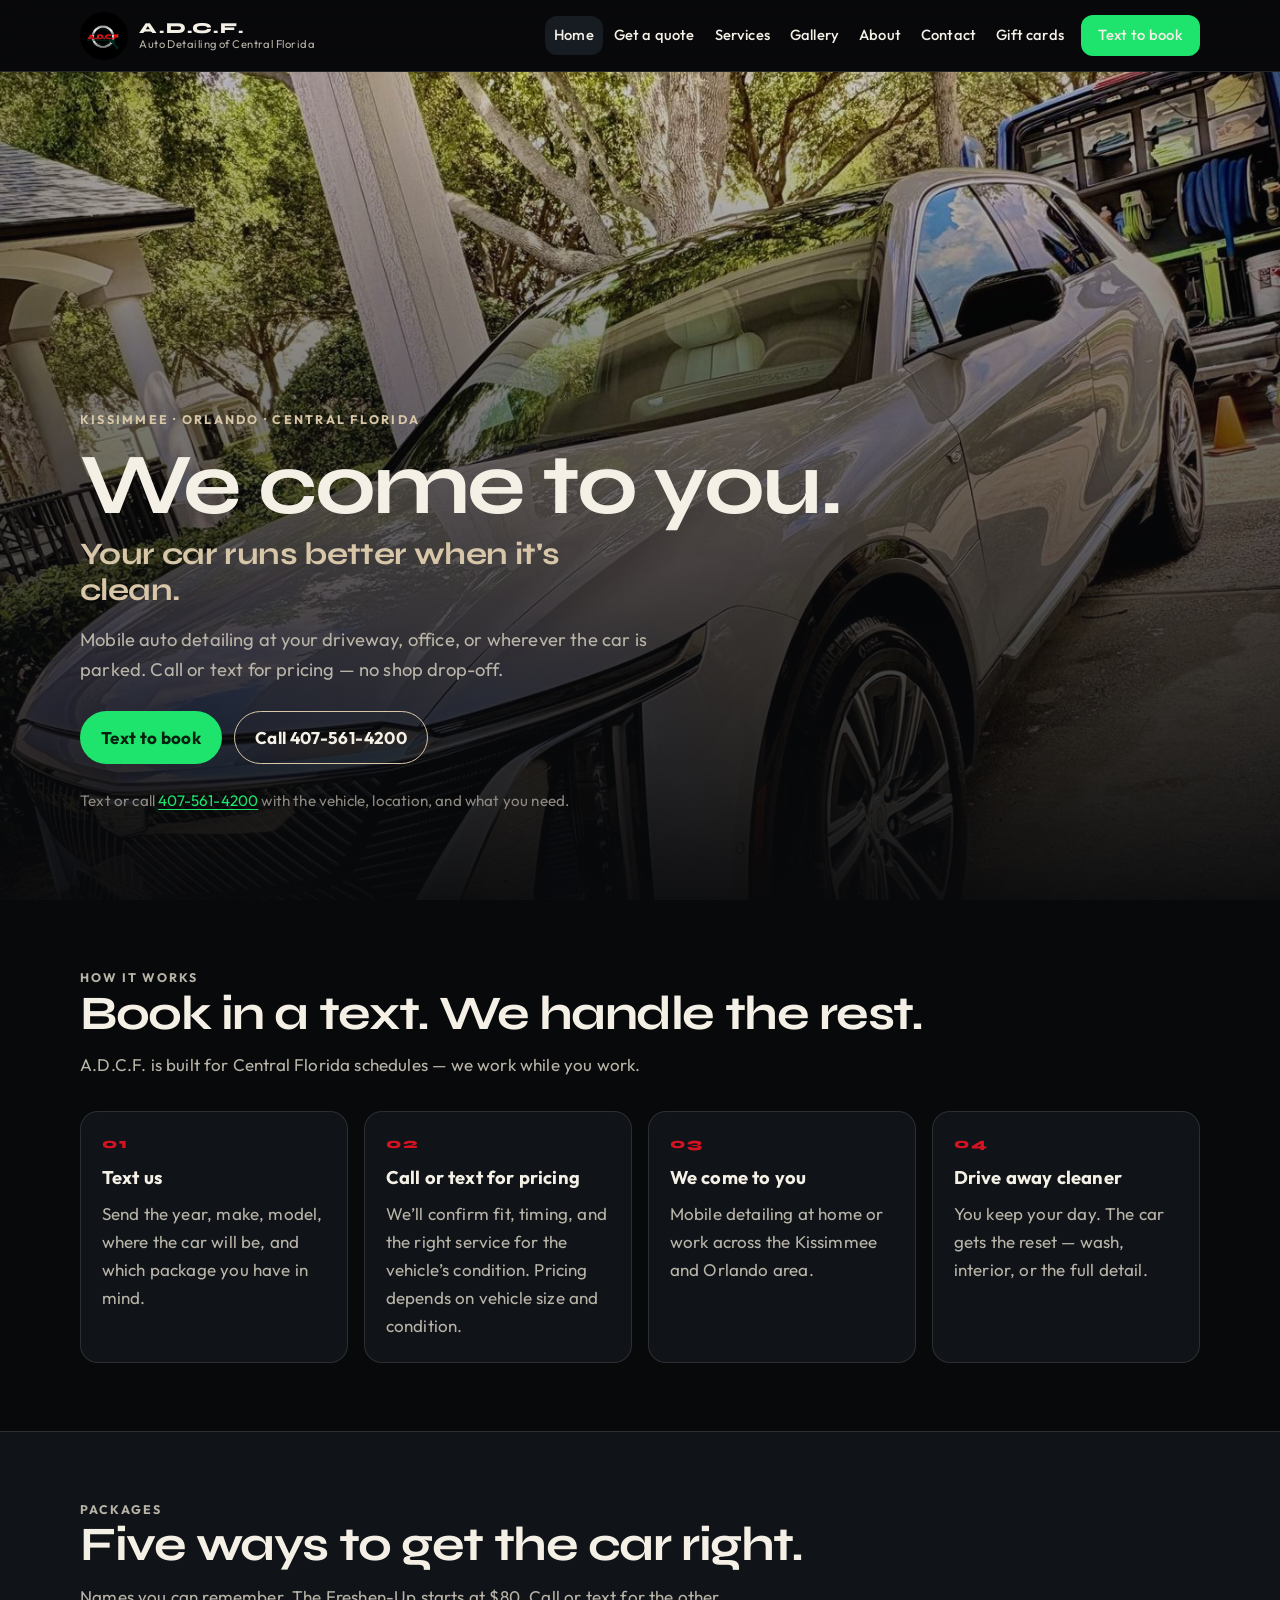
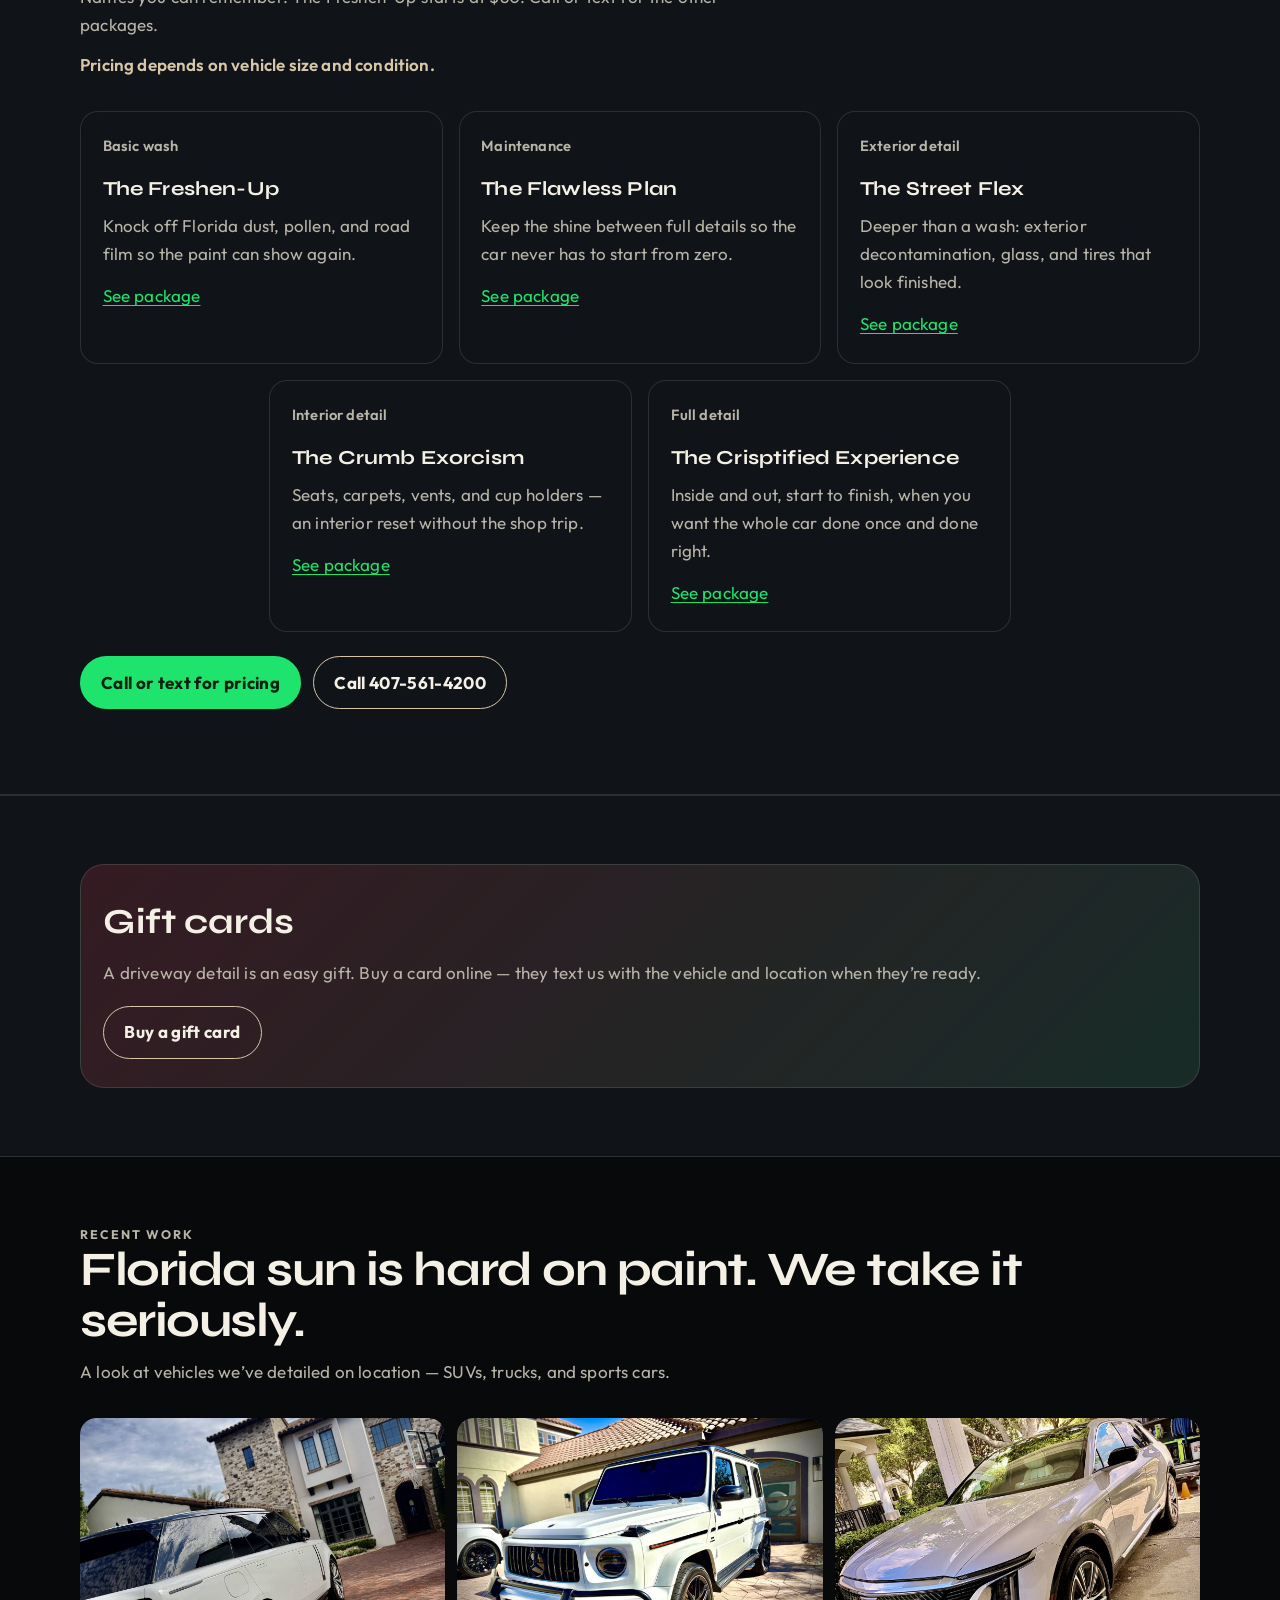
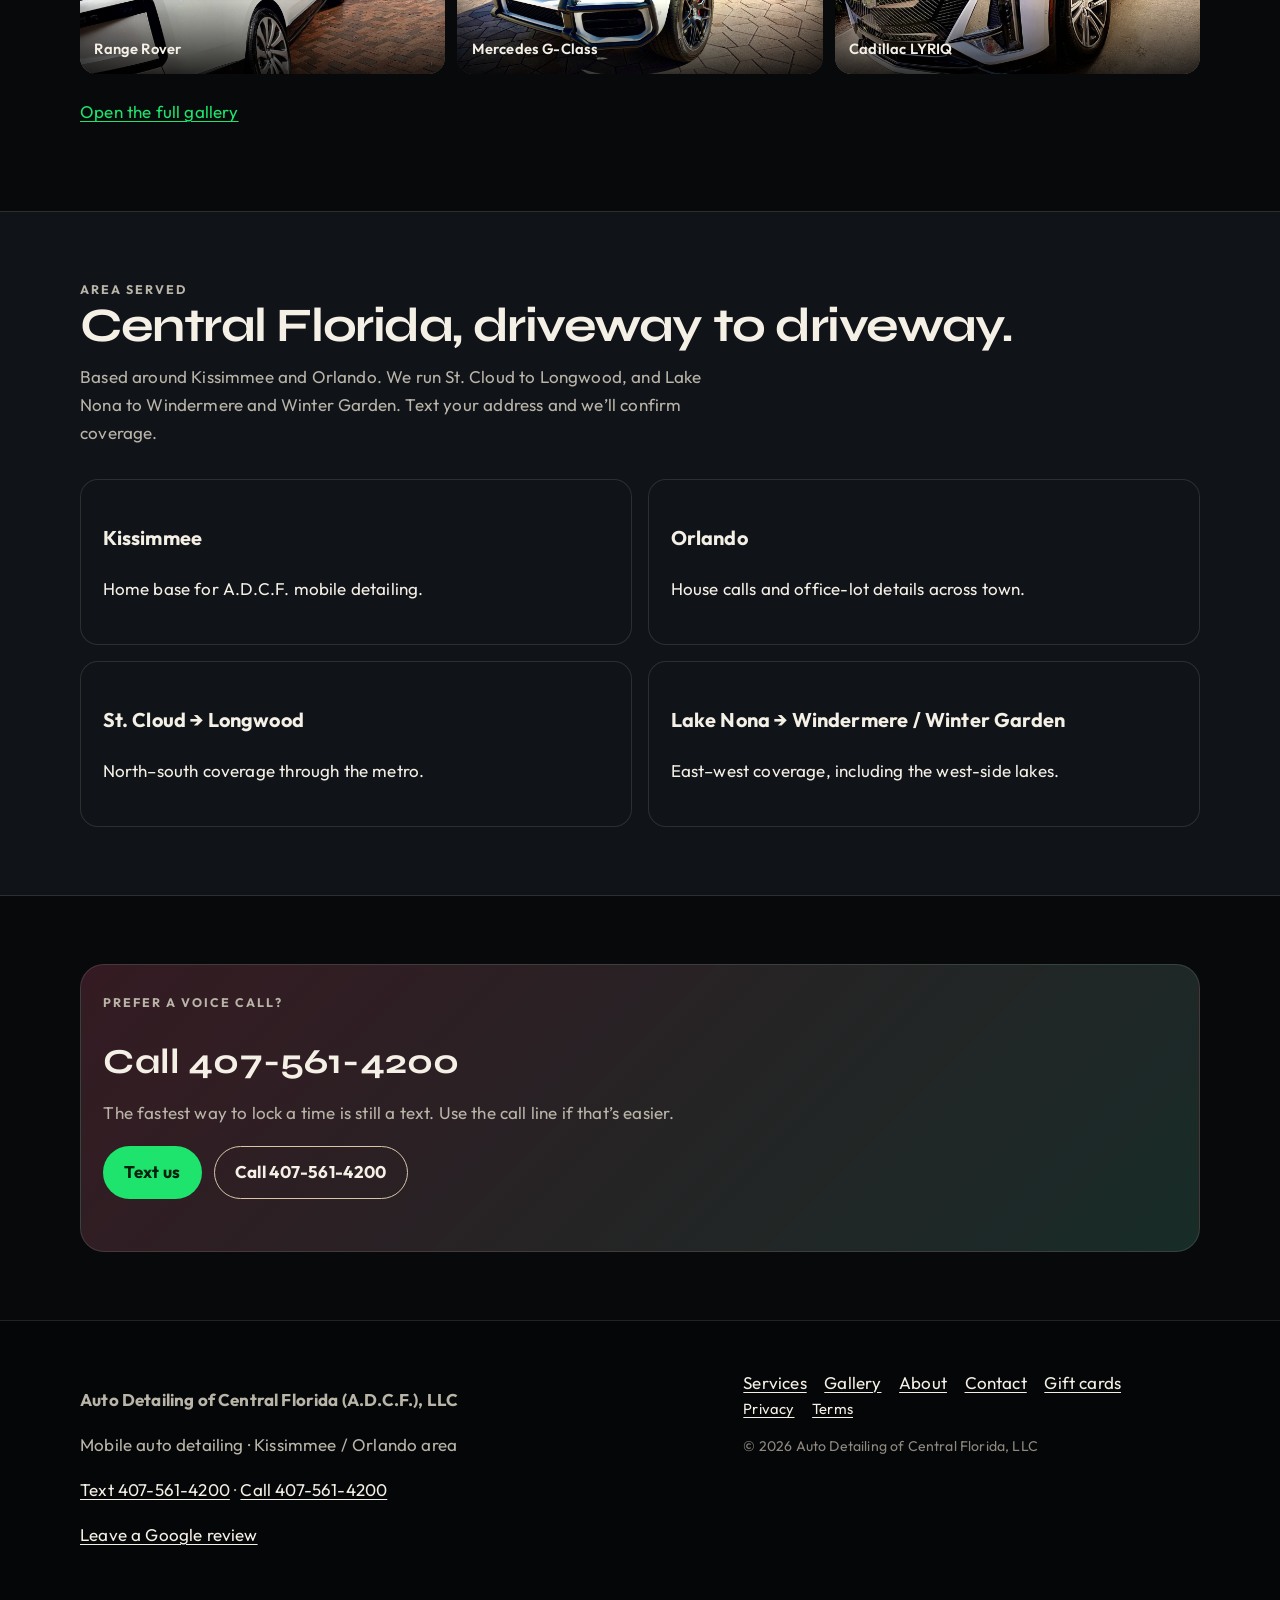
<file: index.html>
<!DOCTYPE html>
<html lang="en">
<head>
  <meta charset="UTF-8">
  <meta name="viewport" content="width=device-width, initial-scale=1">
  <title>A.D.C.F. | Mobile Auto Detailing in Central Florida</title>
  <meta name="description" content="Auto Detailing of Central Florida comes to you. Mobile auto detailing from St. Cloud to Longwood and Lake Nona to Windermere and Winter Garden. Text to book.">
  <link rel="canonical" href="https://adcf.us/">
  <meta property="og:title" content="A.D.C.F. | Mobile Auto Detailing in Central Florida">
  <meta property="og:description" content="We come to you. Text or call 407-561-4200 to book a mobile detail in the Kissimmee and Orlando area.">
  <meta property="og:url" content="https://adcf.us/">
  <meta property="og:type" content="website">
  <meta property="og:image" content="https://adcf.us/images/gallery/cadillac-lyriq.jpg">
  <meta name="theme-color" content="#08090b">
  <link rel="icon" type="image/png" href="images/favicon.png">
  <link rel="apple-touch-icon" href="images/icon.png">
  <link rel="preconnect" href="https://fonts.googleapis.com">
  <link rel="preconnect" href="https://fonts.gstatic.com" crossorigin>
  <link href="https://fonts.googleapis.com/css2?family=Outfit:wght@400;500;600;700&family=Syne:wght@700;800&display=swap" rel="stylesheet">
  <link rel="stylesheet" href="css/styles.css">
  <script type="application/ld+json">
  {
    "@context": "https://schema.org",
    "@type": "AutomotiveBusiness",
    "name": "Auto Detailing of Central Florida",
    "alternateName": ["A.D.C.F.", "ADCF"],
    "url": "https://adcf.us",
    "telephone": "+14075614200",
    "slogan": "Your car runs better when it's clean.",
    "image": "https://adcf.us/images/logo.jpeg",
    "areaServed": ["Kissimmee", "Orlando", "St. Cloud", "Longwood", "Lake Nona", "Windermere", "Winter Garden"],
    "address": {
      "@type": "PostalAddress",
      "addressLocality": "Kissimmee",
      "addressRegion": "FL",
      "addressCountry": "US"
    }
  }
  </script>
</head>
<body>
  <a class="skip-link" href="#main">Skip to content</a>
  <header class="site-header">
    <div class="header-inner">
      <a class="brand" href="index.html">
        <img src="images/logo.jpeg" alt="">
        <span class="brand-text">
          <span class="brand-name">A.D.C.F.</span>
          <span class="brand-sub">Auto Detailing of Central Florida</span>
        </span>
      </a>
      <button type="button" class="nav-toggle" data-nav-toggle aria-expanded="false" aria-controls="site-nav">Menu</button>
      <nav class="site-nav" id="site-nav" data-nav-panel>
        <a href="index.html" aria-current="page">Home</a>
        <a href="get-quote/">Get a quote</a>
        <a href="services.html">Services</a>
        <a href="gallery.html">Gallery</a>
        <a href="about.html">About</a>
        <a href="contact.html">Contact</a>
        <a href="https://app.squareup.com/gift/TC1XD7V8T3Y7S/order" target="_blank" rel="noopener noreferrer">Gift cards</a>
        <a class="btn btn-primary" href="sms:+14075614200">Text to book</a>
      </nav>
    </div>
  </header>

  <main id="main">
    <section class="hero">
      <div class="wrap">
        <p class="hero-kicker">Kissimmee · Orlando · Central Florida</p>
        <h1>We come to you.</h1>
        <p class="hero-tagline">Your car runs better when it's clean.</p>
        <p class="lede">Mobile auto detailing at your driveway, office, or wherever the car is parked. Call or text for pricing — no shop drop-off.</p>
        <div class="hero-actions">
          <a class="btn btn-primary" href="sms:+14075614200">Text to book</a>
          <a class="btn btn-secondary" href="tel:+14075614200">Call 407-561-4200</a>
        </div>
        <p class="hero-meta">Text or call <a href="sms:+14075614200">407-561-4200</a> with the vehicle, location, and what you need.</p>
      </div>
    </section>

    <section class="section" id="how-it-works">
      <div class="wrap">
        <div class="section-head">
          <p class="eyebrow">How it works</p>
          <h2>Book in a text. We handle the rest.</h2>
          <p>A.D.C.F. is built for Central Florida schedules — we work while you work.</p>
        </div>
        <div class="steps">
          <article class="step">
            <div class="step-num">01</div>
            <h3>Text us</h3>
            <p>Send the year, make, model, where the car will be, and which package you have in mind.</p>
          </article>
          <article class="step">
            <div class="step-num">02</div>
            <h3>Call or text for pricing</h3>
            <p>We’ll confirm fit, timing, and the right service for the vehicle’s condition. Pricing depends on vehicle size and condition.</p>
          </article>
          <article class="step">
            <div class="step-num">03</div>
            <h3>We come to you</h3>
            <p>Mobile detailing at home or work across the Kissimmee and Orlando area.</p>
          </article>
          <article class="step">
            <div class="step-num">04</div>
            <h3>Drive away cleaner</h3>
            <p>You keep your day. The car gets the reset — wash, interior, or the full detail.</p>
          </article>
        </div>
      </div>
    </section>

    <section class="section band" id="packages">
      <div class="wrap">
        <div class="section-head">
          <p class="eyebrow">Packages</p>
          <h2>Five ways to get the car right.</h2>
          <p>Names you can remember. The Freshen-Up starts at $80. Call or text for the other packages.</p>
          <p class="pricing-note">Pricing depends on vehicle size and condition.</p>
        </div>
        <div class="teaser-grid">
          <article class="teaser-card">
            <p class="package-kind">Basic wash</p>
            <h3>The Freshen-Up</h3>
            <p>Knock off Florida dust, pollen, and road film so the paint can show again.</p>
            <a href="services.html#freshen-up">See package</a>
          </article>
          <article class="teaser-card">
            <p class="package-kind">Maintenance</p>
            <h3>The Flawless Plan</h3>
            <p>Keep the shine between full details so the car never has to start from zero.</p>
            <a href="services.html#flawless-plan">See package</a>
          </article>
          <article class="teaser-card">
            <p class="package-kind">Exterior detail</p>
            <h3>The Street Flex</h3>
            <p>Deeper than a wash: exterior decontamination, glass, and tires that look finished.</p>
            <a href="services.html#street-flex">See package</a>
          </article>
          <article class="teaser-card">
            <p class="package-kind">Interior detail</p>
            <h3>The Crumb Exorcism</h3>
            <p>Seats, carpets, vents, and cup holders — an interior reset without the shop trip.</p>
            <a href="services.html#crumb-exorcism">See package</a>
          </article>
          <article class="teaser-card">
            <p class="package-kind">Full detail</p>
            <h3>The Crisptified Experience</h3>
            <p>Inside and out, start to finish, when you want the whole car done once and done right.</p>
            <a href="services.html#crisptified">See package</a>
          </article>
        </div>
        <p class="stack-actions">
          <a class="btn btn-primary" href="sms:+14075614200">Call or text for pricing</a>
          <a class="btn btn-secondary" href="tel:+14075614200">Call 407-561-4200</a>
        </p>
      </div>
    </section>

    <section class="section band" id="gift-cards">
      <div class="wrap">
        <div class="cta-panel">
          <h2>Gift cards</h2>
          <p>A driveway detail is an easy gift. Buy a card online — they text us with the vehicle and location when they’re ready.</p>
          <a class="btn btn-secondary" href="https://app.squareup.com/gift/TC1XD7V8T3Y7S/order" target="_blank" rel="noopener noreferrer">Buy a gift card</a>
        </div>
      </div>
    </section>

    <section class="section" id="gallery">
      <div class="wrap">
        <div class="section-head">
          <p class="eyebrow">Recent work</p>
          <h2>Florida sun is hard on paint. We take it seriously.</h2>
          <p>A look at vehicles we’ve detailed on location — SUVs, trucks, and sports cars.</p>
        </div>
        <div class="gallery-grid">
          <a href="gallery.html">
            <figure>
              <img loading="lazy" decoding="async" src="images/gallery/range-rover.jpg" alt="White Range Rover after a driveway detail" width="1400" height="1866">
              <figcaption>Range Rover</figcaption>
            </figure>
          </a>
          <a href="gallery.html">
            <figure>
              <img loading="lazy" decoding="async" src="images/gallery/g-wagon.jpg" alt="White Mercedes G-Class after a driveway detail" width="1400" height="1050">
              <figcaption>Mercedes G-Class</figcaption>
            </figure>
          </a>
          <a href="gallery.html">
            <figure>
              <img loading="lazy" decoding="async" src="images/gallery/cadillac-lyriq.jpg" alt="White Cadillac LYRIQ after a mobile detail" width="1400" height="1867">
              <figcaption>Cadillac LYRIQ</figcaption>
            </figure>
          </a>
        </div>
        <p class="stack-actions"><a href="gallery.html">Open the full gallery</a></p>
      </div>
    </section>

    <section class="section band" id="area">
      <div class="wrap">
        <div class="section-head">
          <p class="eyebrow">Area served</p>
          <h2>Central Florida, driveway to driveway.</h2>
          <p>Based around Kissimmee and Orlando. We run St. Cloud to Longwood, and Lake Nona to Windermere and Winter Garden. Text your address and we’ll confirm coverage.</p>
        </div>
        <div class="area-grid">
          <article class="area-card"><h3>Kissimmee</h3><p>Home base for A.D.C.F. mobile detailing.</p></article>
          <article class="area-card"><h3>Orlando</h3><p>House calls and office-lot details across town.</p></article>
          <article class="area-card"><h3>St. Cloud → Longwood</h3><p>North–south coverage through the metro.</p></article>
          <article class="area-card"><h3>Lake Nona → Windermere / Winter Garden</h3><p>East–west coverage, including the west-side lakes.</p></article>
        </div>
      </div>
    </section>

    <section class="section">
      <div class="wrap">
        <div class="cta-panel">
          <p class="eyebrow">Prefer a voice call?</p>
          <h2>Call 407-561-4200</h2>
          <p>The fastest way to lock a time is still a text. Use the call line if that’s easier.</p>
          <div class="hero-actions">
            <a class="btn btn-primary" href="sms:+14075614200">Text us</a>
            <a class="btn btn-secondary" href="tel:+14075614200">Call 407-561-4200</a>
          </div>
        </div>
      </div>
    </section>
  </main>

  <footer class="site-footer">
    <div class="wrap footer-grid">
      <div>
        <p><strong>Auto Detailing of Central Florida (A.D.C.F.), LLC</strong></p>
        <p>Mobile auto detailing · Kissimmee / Orlando area</p>
        <p>
          <a href="sms:+14075614200">Text 407-561-4200</a> ·
          <a href="tel:+14075614200">Call 407-561-4200</a>
        </p>
        <p><a href="https://search.google.com/local/writereview?placeid=ChIJP4A210vwgEsRfLDILj1PM9Y" rel="noopener noreferrer">Leave a Google review</a></p>
      </div>
      <div>
        <nav class="footer-nav" aria-label="Footer">
          <a href="services.html">Services</a>
          <a href="gallery.html">Gallery</a>
          <a href="about.html">About</a>
          <a href="contact.html">Contact</a>
          <a href="https://app.squareup.com/gift/TC1XD7V8T3Y7S/order" target="_blank" rel="noopener noreferrer">Gift cards</a>
        </nav>
        <nav class="legal-nav" aria-label="Legal">
          <a href="privacy.html">Privacy</a>
          <a href="terms.html">Terms</a>
        </nav>
        <p class="fineprint">&copy; <span data-year>2026</span> Auto Detailing of Central Florida, LLC</p>
      </div>
    </div>
  </footer>

  <div class="mobile-cta" role="region" aria-label="Book a detail">
    <a class="btn btn-primary" href="sms:+14075614200">Text to book</a>
    <a class="btn btn-ghost" href="tel:+14075614200">Call</a>
  </div>
  <script src="js/site.js"></script>
</body>
</html>
</file>
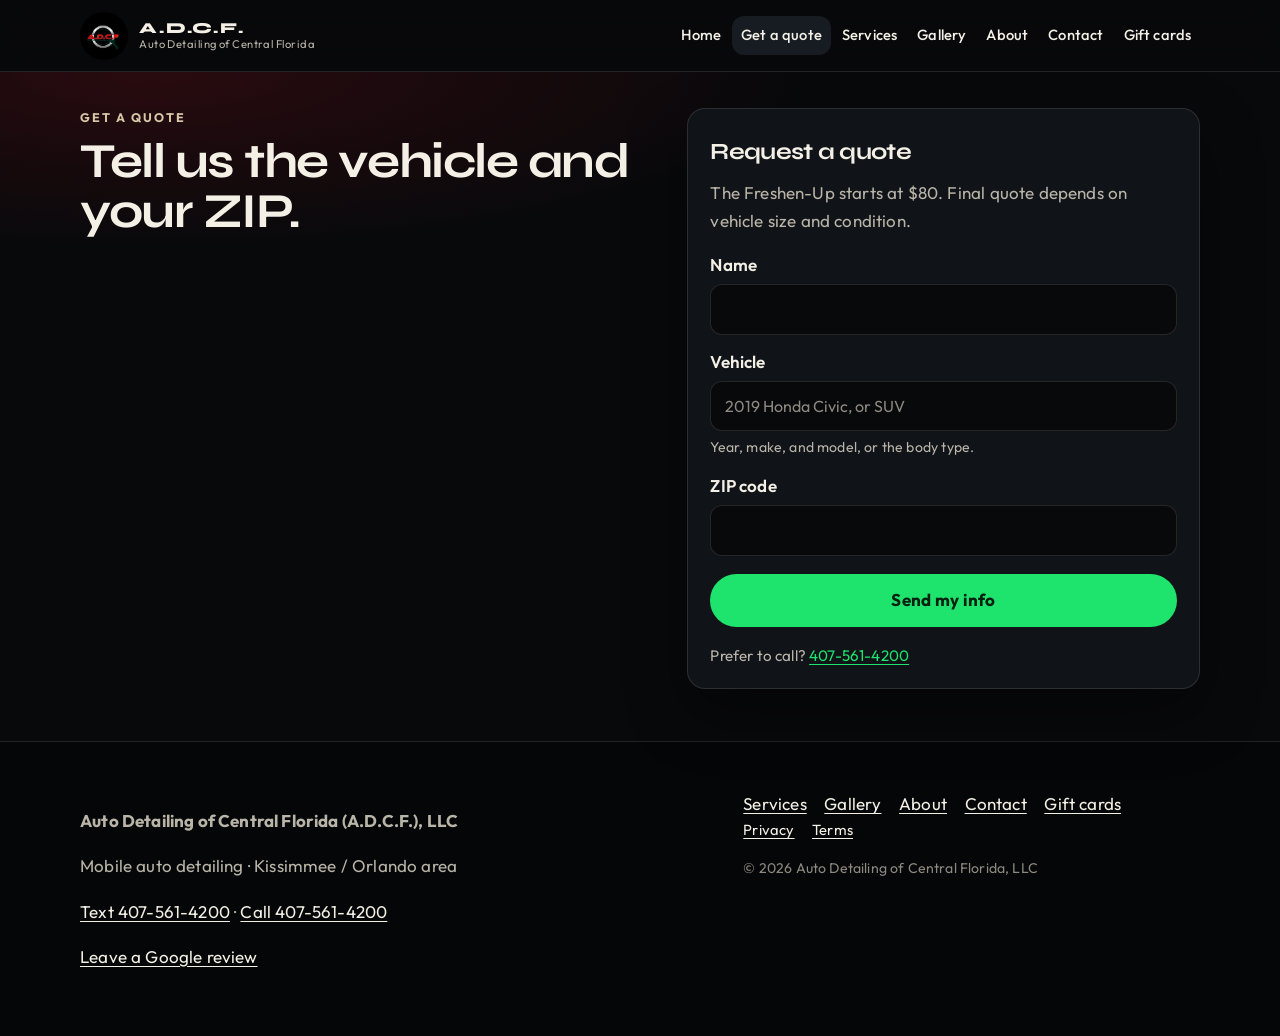
<file: get-quote/index.html>
<!DOCTYPE html>
<html lang="en">
<head>
  <meta charset="UTF-8">
  <meta name="viewport" content="width=device-width, initial-scale=1">
  <title>Get a Quote | A.D.C.F. Mobile Detailing</title>
  <meta name="description" content="Tell Auto Detailing of Central Florida your name, vehicle, and ZIP code. The Freshen-Up starts at $80. Final quote depends on vehicle size and condition.">
  <link rel="canonical" href="https://adcf.us/get-quote/">
  <meta property="og:title" content="Get a Quote | A.D.C.F. Mobile Detailing">
  <meta property="og:description" content="Name, vehicle, and ZIP code. Your car runs better when it's clean.">
  <meta property="og:url" content="https://adcf.us/get-quote/">
  <meta property="og:type" content="website">
  <meta property="og:image" content="https://adcf.us/images/gallery/cadillac-lyriq.jpg">
  <meta name="theme-color" content="#08090b">
  <link rel="icon" type="image/png" href="../images/favicon.png">
  <link rel="apple-touch-icon" href="../images/icon.png">
  <link rel="preconnect" href="https://fonts.googleapis.com">
  <link rel="preconnect" href="https://fonts.gstatic.com" crossorigin>
  <link href="https://fonts.googleapis.com/css2?family=Outfit:wght@400;500;600;700&family=Syne:wght@700;800&display=swap" rel="stylesheet">
  <link rel="stylesheet" href="../css/styles.css">
</head>
<body class="page-quote">
  <a class="skip-link" href="#main">Skip to content</a>
  <header class="site-header">
    <div class="header-inner">
      <a class="brand" href="../index.html">
        <img src="../images/logo.jpeg" alt="">
        <span class="brand-text">
          <span class="brand-name">A.D.C.F.</span>
          <span class="brand-sub">Auto Detailing of Central Florida</span>
        </span>
      </a>
      <button type="button" class="nav-toggle" data-nav-toggle aria-expanded="false" aria-controls="site-nav">Menu</button>
      <nav class="site-nav" id="site-nav" data-nav-panel>
        <a href="../index.html">Home</a>
        <a href="../get-quote/" aria-current="page">Get a quote</a>
        <a href="../services.html">Services</a>
        <a href="../gallery.html">Gallery</a>
        <a href="../about.html">About</a>
        <a href="../contact.html">Contact</a>
        <a href="https://app.squareup.com/gift/TC1XD7V8T3Y7S/order" target="_blank" rel="noopener noreferrer">Gift cards</a>
      </nav>
    </div>
  </header>

  <main id="main">
    <section class="quote-page">
      <div class="wrap quote-grid">
        <div class="quote-copy">
          <p class="eyebrow">Get a quote</p>
          <h1>Tell us the vehicle and your ZIP.</h1>
        </div>

        <div class="lead-card">
          <form class="lead-form" data-lead-form action="https://api.web3forms.com/submit" method="post" novalidate>
            <h2>Request a quote</h2>
            <p class="lead-note">The Freshen-Up starts at $80. Final quote depends on vehicle size and condition.</p>

            <div class="field">
              <label for="lead-name">Name</label>
              <input id="lead-name" name="name" type="text" autocomplete="name" required maxlength="80" aria-describedby="lead-name-error">
              <p class="field-error" id="lead-name-error" data-error-for="name"></p>
            </div>

            <div class="field">
              <label for="lead-vehicle">Vehicle</label>
              <input id="lead-vehicle" name="vehicle" type="text" autocomplete="off" required maxlength="120" placeholder="2019 Honda Civic, or SUV" aria-describedby="lead-vehicle-hint lead-vehicle-error">
              <p class="field-hint" id="lead-vehicle-hint">Year, make, and model, or the body type.</p>
              <p class="field-error" id="lead-vehicle-error" data-error-for="vehicle"></p>
            </div>

            <div class="field">
              <label for="lead-zip">ZIP code</label>
              <input id="lead-zip" name="zip" type="text" inputmode="numeric" autocomplete="postal-code" required maxlength="10" aria-describedby="lead-zip-error">
              <p class="field-error" id="lead-zip-error" data-error-for="zip"></p>
            </div>

            <p class="hp">
              <label for="lead-botcheck">Leave this unchecked</label>
              <input id="lead-botcheck" name="botcheck" type="checkbox" tabindex="-1" autocomplete="off">
            </p>

            <p class="form-alert" data-lead-alert role="alert" hidden></p>
            <button class="btn btn-primary" type="submit">Send my info</button>
          </form>

          <div class="form-success" data-lead-success role="status" hidden>
            <h2 tabindex="-1">Got it.</h2>
            <p>We have the vehicle and ZIP. Call if you want the ballpark now.</p>
          </div>

          <p class="quote-call">Prefer to call? <a href="tel:+14075614200">407-561-4200</a></p>
          <noscript>
            <p class="form-alert">This form needs JavaScript to send. Call 407-561-4200 and tell us the vehicle.</p>
          </noscript>
        </div>
      </div>
    </section>
  </main>

  <footer class="site-footer">
    <div class="wrap footer-grid">
      <div>
        <p><strong>Auto Detailing of Central Florida (A.D.C.F.), LLC</strong></p>
        <p>Mobile auto detailing · Kissimmee / Orlando area</p>
        <p>
          <a href="sms:+14075614200">Text 407-561-4200</a> ·
          <a href="tel:+14075614200">Call 407-561-4200</a>
        </p>
        <p><a href="https://search.google.com/local/writereview?placeid=ChIJP4A210vwgEsRfLDILj1PM9Y" rel="noopener noreferrer">Leave a Google review</a></p>
      </div>
      <div>
        <nav class="footer-nav" aria-label="Footer">
          <a href="../services.html">Services</a>
          <a href="../gallery.html">Gallery</a>
          <a href="../about.html">About</a>
          <a href="../contact.html">Contact</a>
          <a href="https://app.squareup.com/gift/TC1XD7V8T3Y7S/order" target="_blank" rel="noopener noreferrer">Gift cards</a>
        </nav>
        <nav class="legal-nav" aria-label="Legal">
          <a href="../privacy.html">Privacy</a>
          <a href="../terms.html">Terms</a>
        </nav>
        <p class="fineprint">&copy; <span data-year>2026</span> Auto Detailing of Central Florida, LLC</p>
      </div>
    </div>
  </footer>

  <script src="../js/site.js"></script>
  <script src="../js/lead-config.js"></script>
  <script src="../js/lead-form.js"></script>
</body>
</html>
</file>
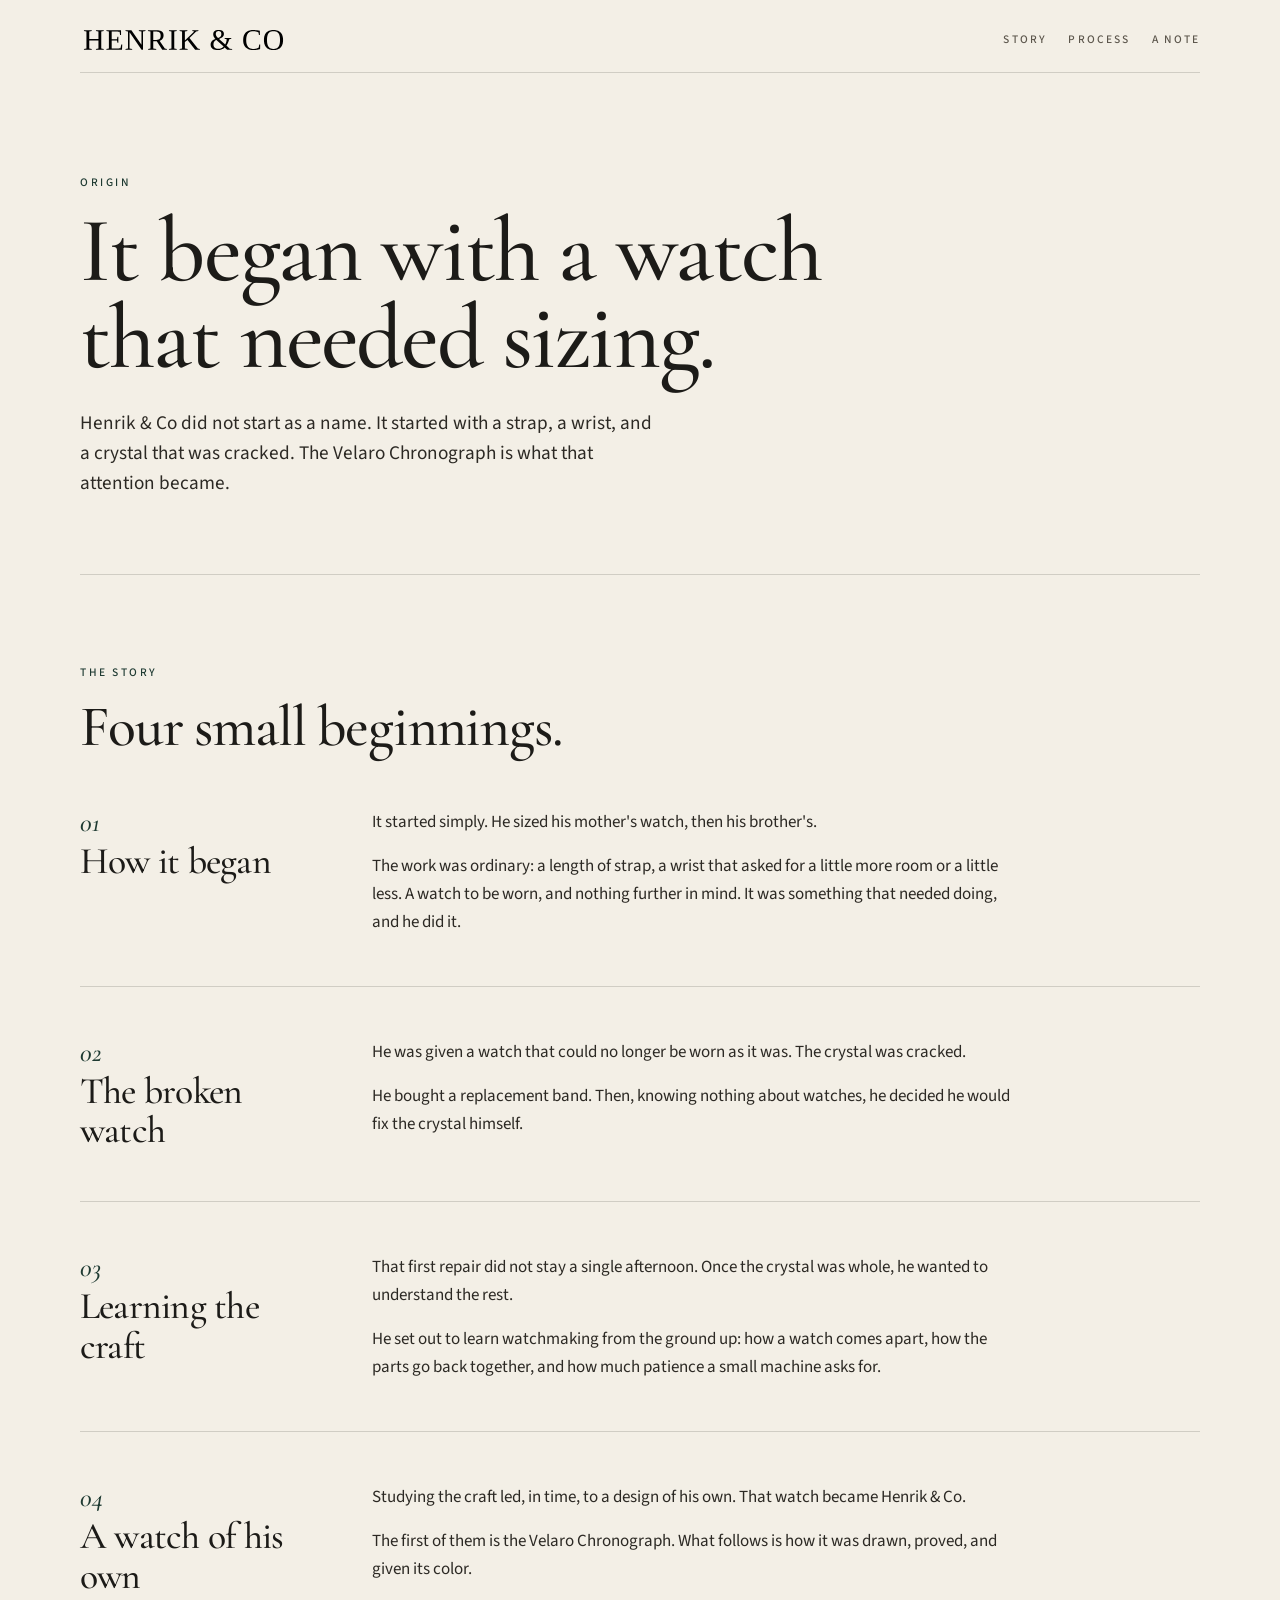
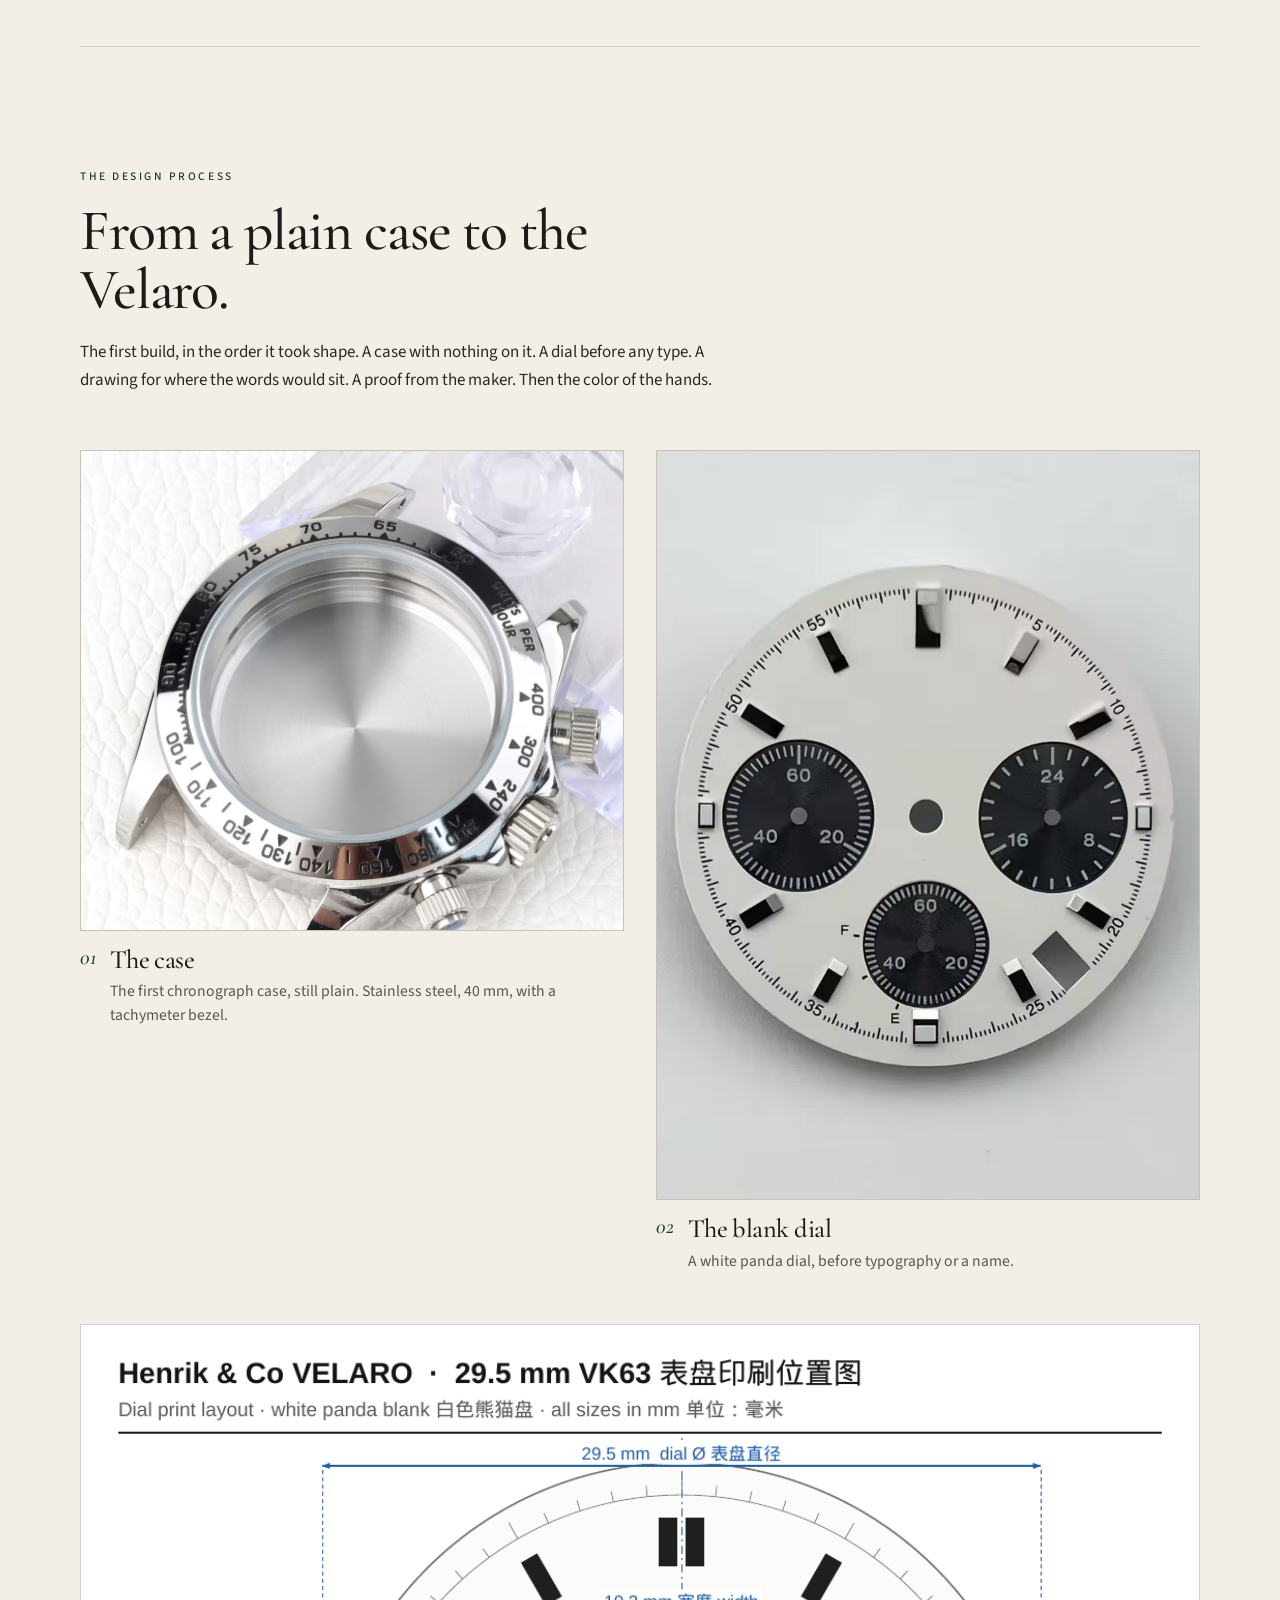
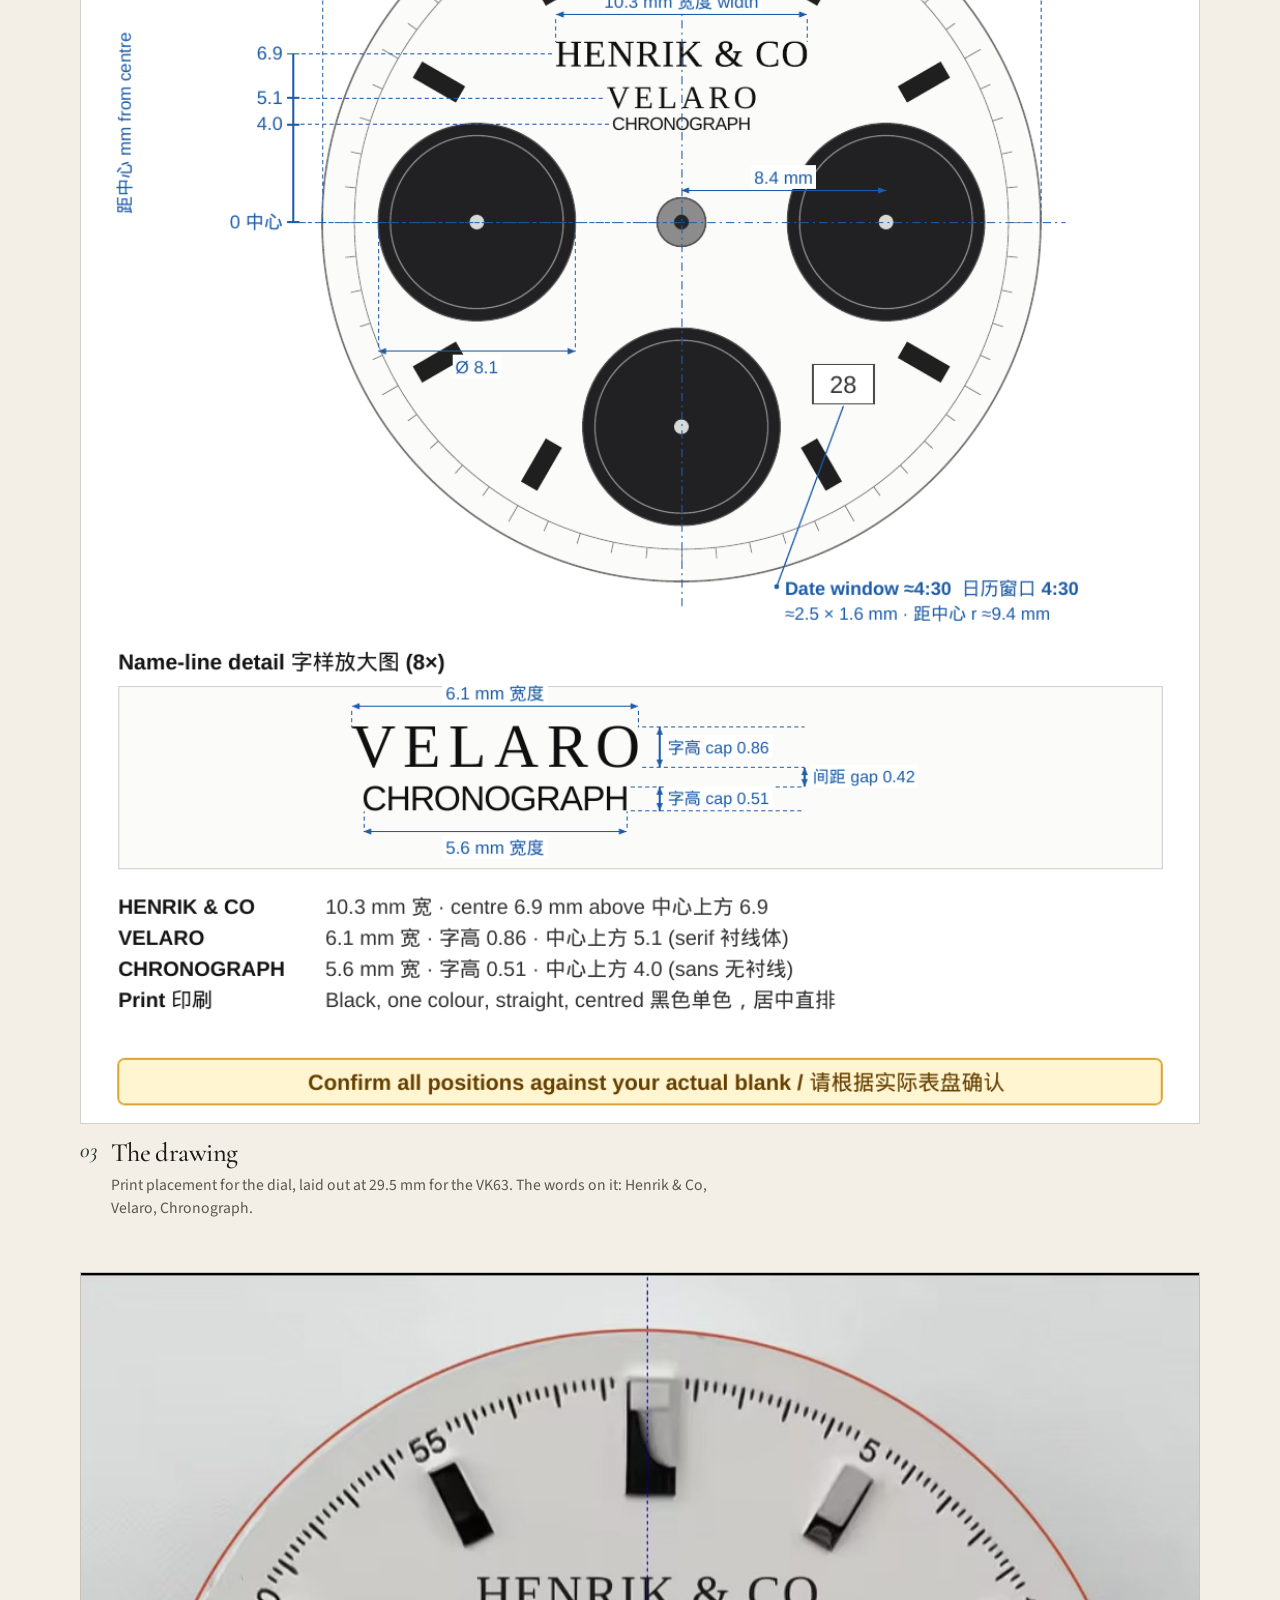
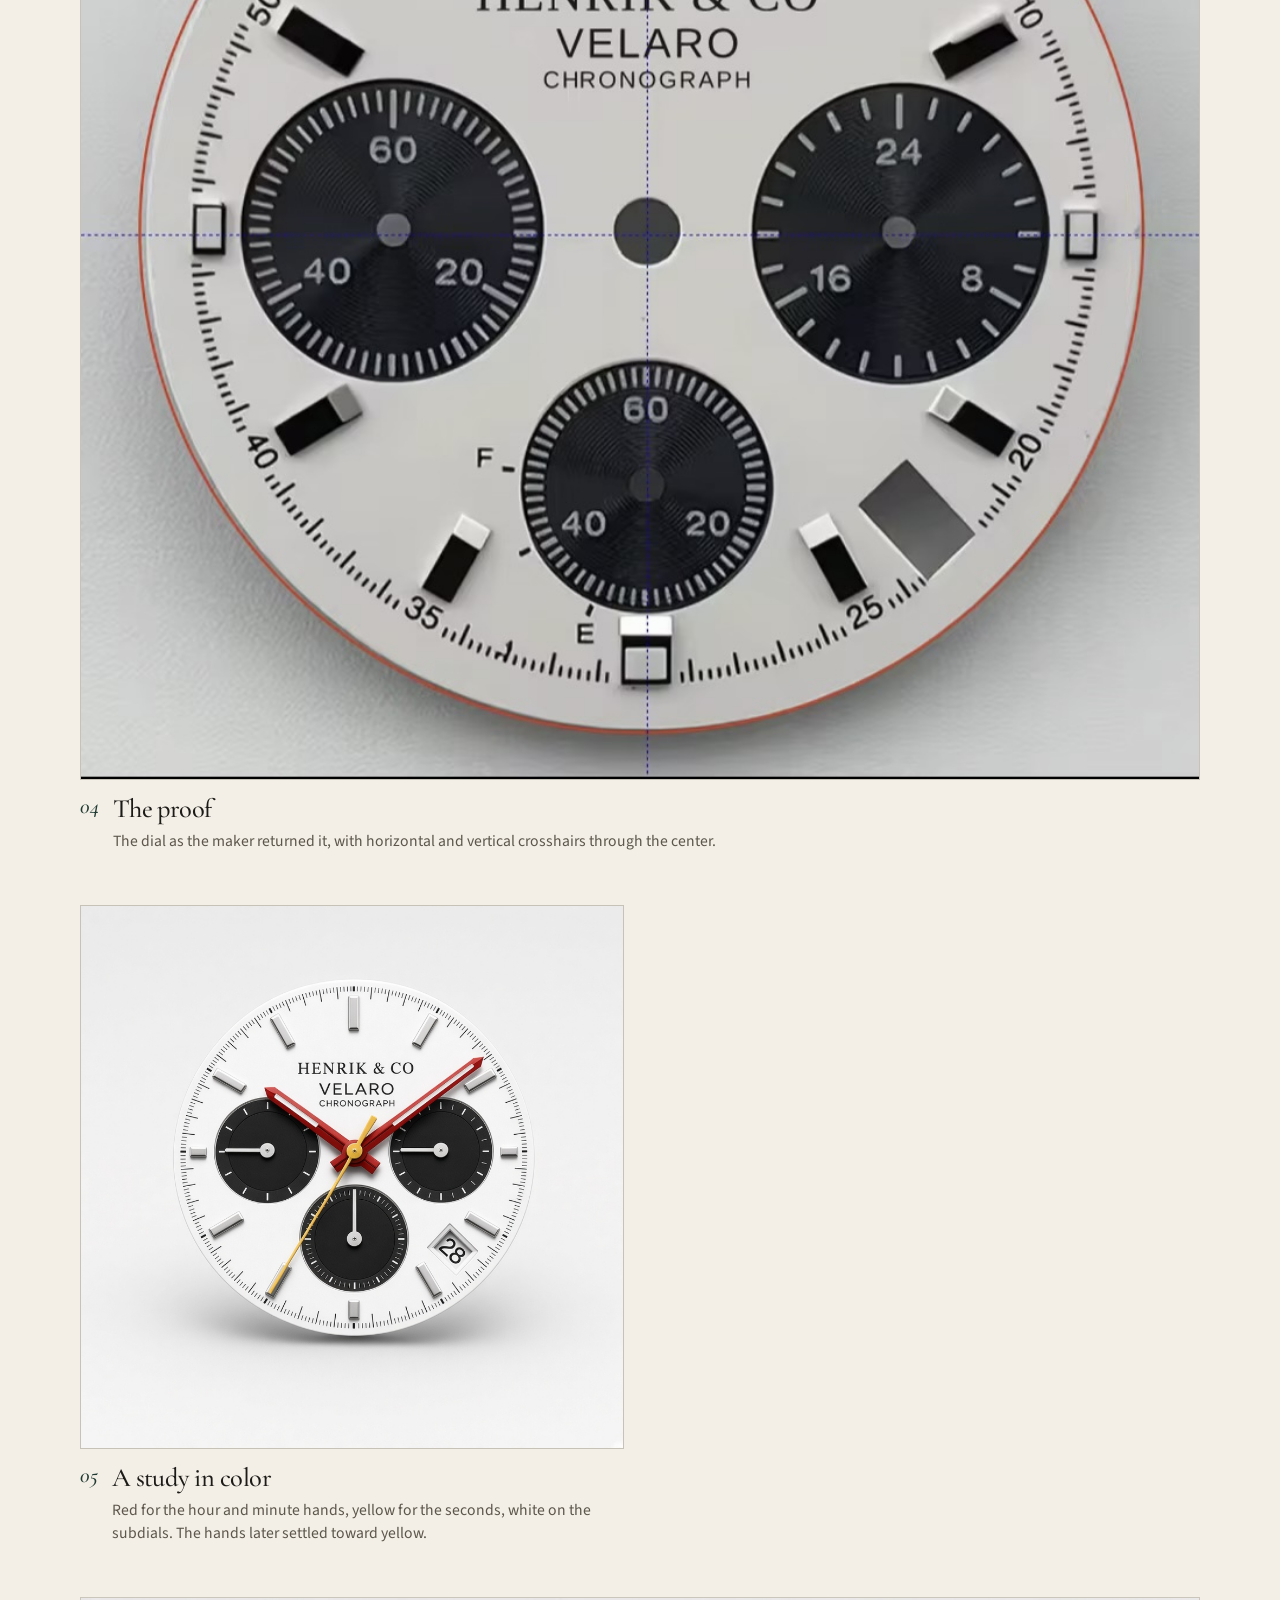
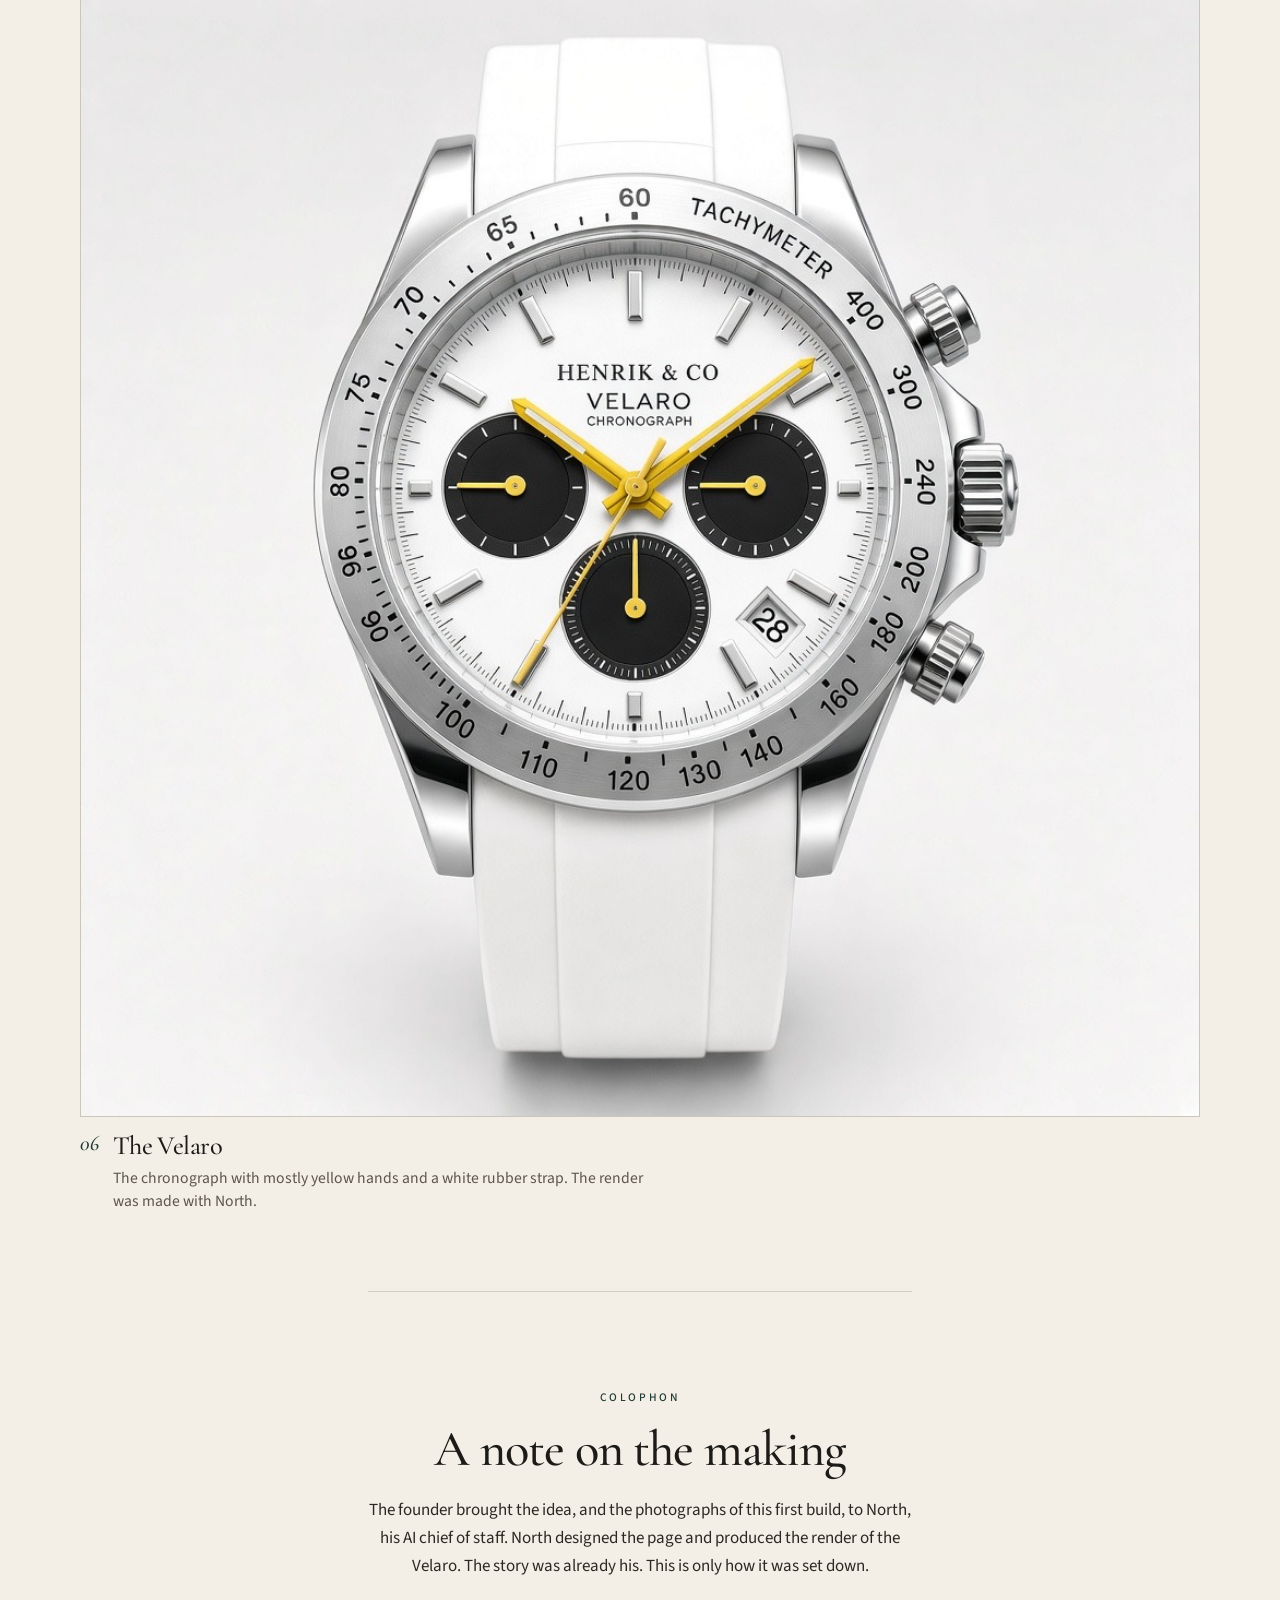
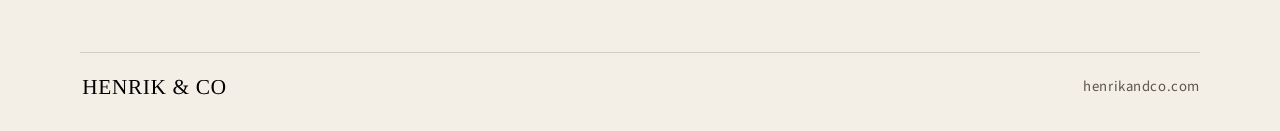
<file: henrik/index.html>
<!DOCTYPE html>
<html lang="en">
<head>
  <meta charset="utf-8">
  <meta name="viewport" content="width=device-width, initial-scale=1">
  <title>Henrik &amp; Co — It began with a watch</title>
  <meta name="description" content="The origin of Henrik &amp; Co: a mother's watch, a brother's, a cracked crystal, and the Velaro Chronograph that followed.">
  <meta name="robots" content="noindex, nofollow">
  <link rel="canonical" href="https://henrikandco.com/">
  <meta property="og:title" content="Henrik &amp; Co">
  <meta property="og:description" content="How it began: sizing a watch, repairing a cracked crystal, and designing the Velaro Chronograph.">
  <meta property="og:type" content="website">
  <meta property="og:url" content="https://henrikandco.com/">
  <meta property="og:image" content="https://henrikandco.com/assets/velaro-render-yellow.jpg">
  <meta name="theme-color" content="#f3efe6">
  <link rel="icon" href="assets/favicon.svg" type="image/svg+xml">
  <link rel="stylesheet" href="styles.css">
</head>
<body>
  <a class="skip" href="#story">Skip to the story</a>

  <header class="site-header">
    <a class="logo" href="#top">
      <img src="assets/henrik-co-logo.svg" alt="Henrik &amp; Co" width="221" height="28">
    </a>
    <nav aria-label="Page">
      <a href="#story">Story</a>
      <a href="#process">Process</a>
      <a href="#note">A Note</a>
    </nav>
  </header>

  <main id="top">
    <section class="hero" aria-labelledby="hero-title">
      <p class="kicker">Origin</p>
      <h1 id="hero-title">It began with a watch that needed sizing.</h1>
      <p class="lede">Henrik &amp; Co did not start as a name. It started with a strap, a wrist, and a crystal that was cracked. The Velaro Chronograph is what that attention became.</p>
    </section>

    <section id="story" class="story" aria-labelledby="story-title">
      <div class="section-intro">
        <p class="kicker">The story</p>
        <h2 id="story-title">Four small beginnings.</h2>
      </div>

      <article class="chapter">
        <header>
          <p class="num">01</p>
          <h3>How it began</h3>
        </header>
        <div class="prose">
          <p>It started simply. He sized his mother's watch, then his brother's.</p>
          <p>The work was ordinary: a length of strap, a wrist that asked for a little more room or a little less. A watch to be worn, and nothing further in mind. It was something that needed doing, and he did it.</p>
        </div>
      </article>

      <article class="chapter">
        <header>
          <p class="num">02</p>
          <h3>The broken watch</h3>
        </header>
        <div class="prose">
          <p>He was given a watch that could no longer be worn as it was. The crystal was cracked.</p>
          <p>He bought a replacement band. Then, knowing nothing about watches, he decided he would fix the crystal himself.</p>
        </div>
      </article>

      <article class="chapter">
        <header>
          <p class="num">03</p>
          <h3>Learning the craft</h3>
        </header>
        <div class="prose">
          <p>That first repair did not stay a single afternoon. Once the crystal was whole, he wanted to understand the rest.</p>
          <p>He set out to learn watchmaking from the ground up: how a watch comes apart, how the parts go back together, and how much patience a small machine asks for.</p>
        </div>
      </article>

      <article class="chapter">
        <header>
          <p class="num">04</p>
          <h3>A watch of his own</h3>
        </header>
        <div class="prose">
          <p>Studying the craft led, in time, to a design of his own. That watch became Henrik &amp; Co.</p>
          <p>The first of them is the Velaro Chronograph. What follows is how it was drawn, proved, and given its color.</p>
        </div>
      </article>
    </section>

    <section id="process" class="process" aria-labelledby="process-title">
      <div class="section-intro">
        <p class="kicker">The design process</p>
        <h2 id="process-title">From a plain case to the Velaro.</h2>
        <p class="section-lead">The first build, in the order it took shape. A case with nothing on it. A dial before any type. A drawing for where the words would sit. A proof from the maker. Then the color of the hands.</p>
      </div>

      <ol class="sequence">
        <li class="step">
          <figure>
            <div class="frame">
              <img src="assets/velaro-case.jpg" alt="Plain stainless steel chronograph case with a tachymeter bezel, photographed before any dial or strap.">
            </div>
            <figcaption>
              <span class="num">01</span>
              <span class="title">The case</span>
              <p>The first chronograph case, still plain. Stainless steel, 40&nbsp;mm, with a tachymeter bezel.</p>
            </figcaption>
          </figure>
        </li>

        <li class="step">
          <figure>
            <div class="frame">
              <img src="assets/velaro-blank-dial.jpg" alt="Blank white panda chronograph dial, before printing or branding.">
            </div>
            <figcaption>
              <span class="num">02</span>
              <span class="title">The blank dial</span>
              <p>A white panda dial, before typography or a name.</p>
            </figcaption>
          </figure>
        </li>

        <li class="step step-wide">
          <figure>
            <div class="frame frame-drawing">
              <img src="assets/velaro-blueprint.png" alt="Technical drawing showing print placement for the Henrik &amp; Co Velaro Chronograph dial.">
            </div>
            <figcaption>
              <span class="num">03</span>
              <span class="title">The drawing</span>
              <p>Print placement for the dial, laid out at 29.5&nbsp;mm for the VK63. The words on it: Henrik &amp; Co, Velaro, Chronograph.</p>
            </figcaption>
          </figure>
        </li>

        <li class="step step-wide">
          <figure>
            <div class="frame">
              <img src="assets/velaro-dial-proof.jpg" alt="Approved manufacturer dial proof for the Velaro, with alignment crosshairs through the center.">
            </div>
            <figcaption>
              <span class="num">04</span>
              <span class="title">The proof</span>
              <p>The dial as the maker returned it, with horizontal and vertical crosshairs through the center.</p>
            </figcaption>
          </figure>
        </li>

        <li class="step step-half">
          <figure>
            <div class="frame">
              <img src="assets/velaro-dial-red.png" alt="Velaro dial study with red hour and minute hands, a yellow seconds hand, and white subdial hands.">
            </div>
            <figcaption>
              <span class="num">05</span>
              <span class="title">A study in color</span>
              <p>Red for the hour and minute hands, yellow for the seconds, white on the subdials. The hands later settled toward yellow.</p>
            </figcaption>
          </figure>
        </li>

        <li class="step step-wide step-finale">
          <figure>
            <div class="frame frame-finale">
              <img src="assets/velaro-render-yellow.jpg" alt="Velaro Chronograph render: white panda dial, mostly yellow hands, polished steel tachymeter case, and a white rubber strap.">
            </div>
            <figcaption>
              <span class="num">06</span>
              <span class="title">The Velaro</span>
              <p>The chronograph with mostly yellow hands and a white rubber strap. The render was made with North.</p>
            </figcaption>
          </figure>
        </li>
      </ol>
    </section>

    <section id="note" class="colophon" aria-labelledby="note-title">
      <p class="kicker">Colophon</p>
      <h2 id="note-title">A note on the making</h2>
      <p>The founder brought the idea, and the photographs of this first build, to North, his AI chief of staff. North designed the page and produced the render of the Velaro. The story was already his. This is only how it was set down.</p>
    </section>
  </main>

  <footer class="site-footer">
    <img src="assets/henrik-co-logo.svg" alt="" width="168" height="21">
    <p><a href="https://henrikandco.com">henrikandco.com</a></p>
  </footer>
</body>
</html>
</file>
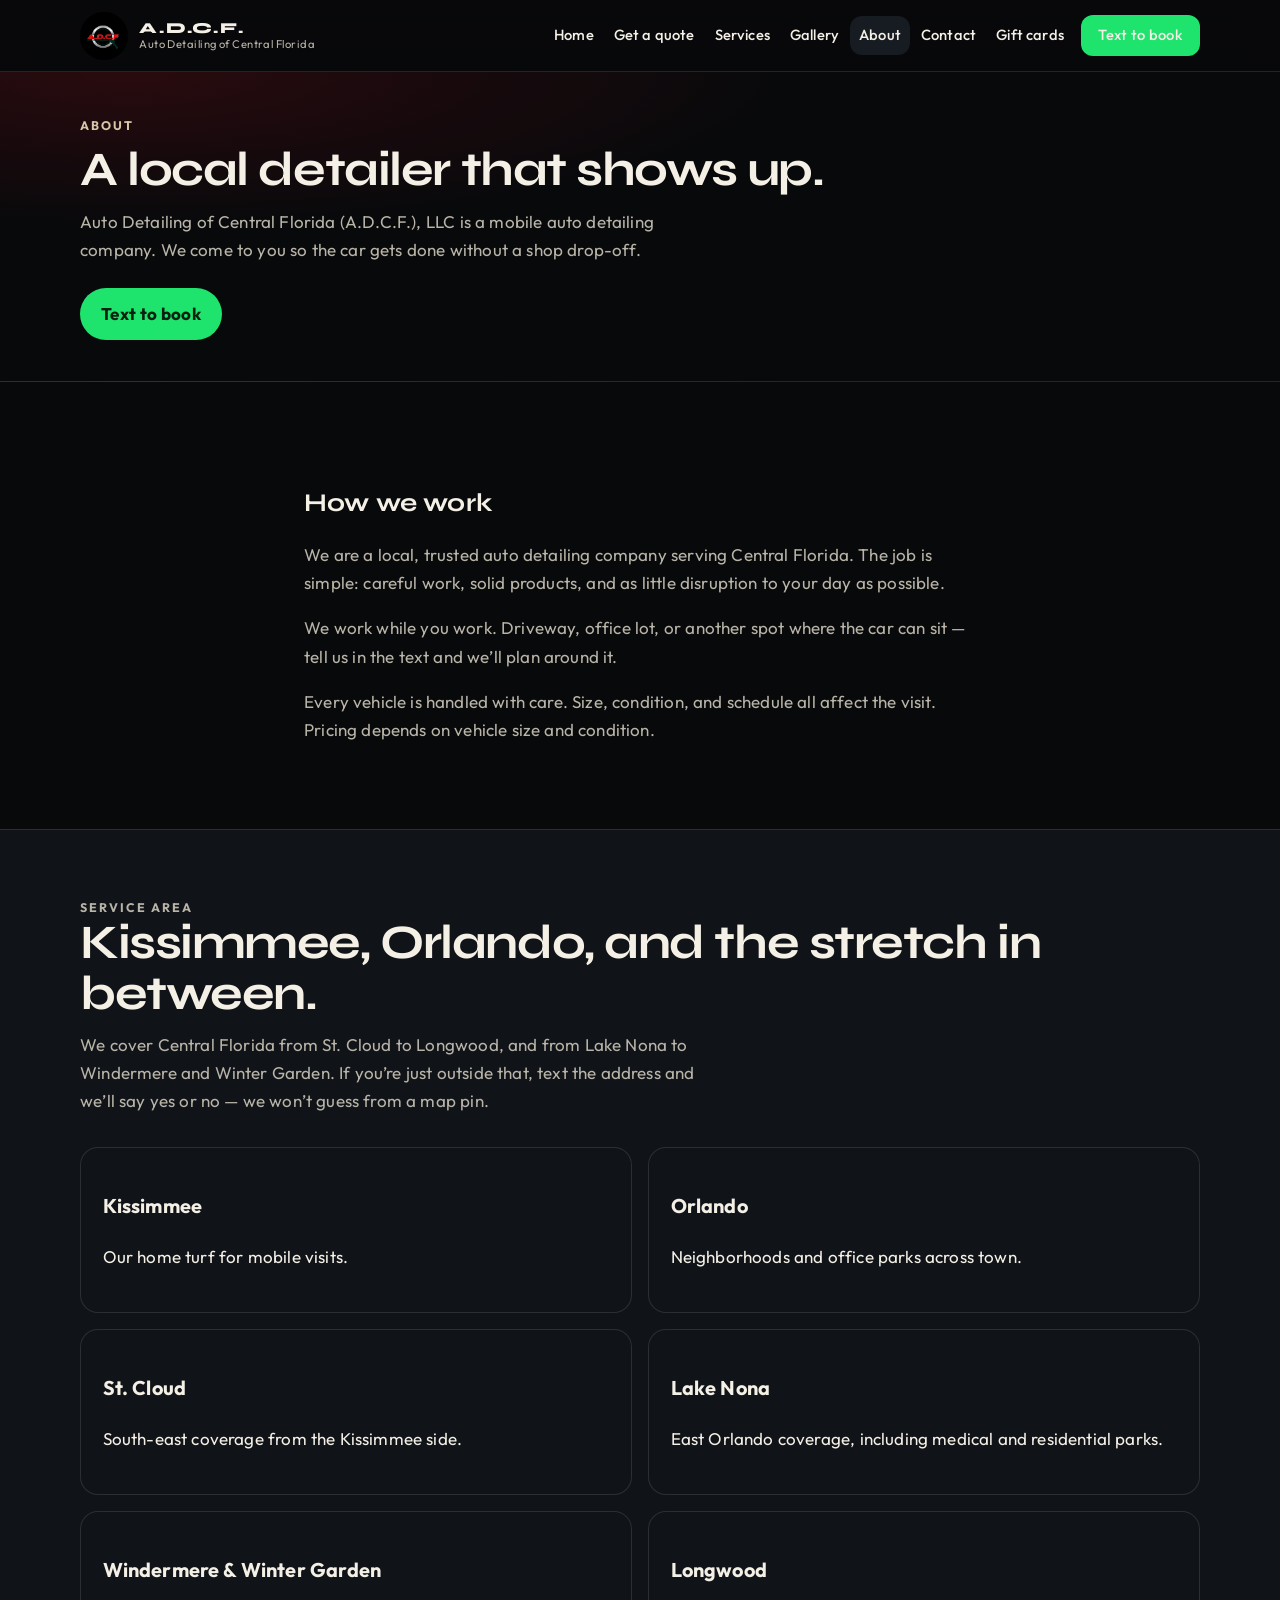
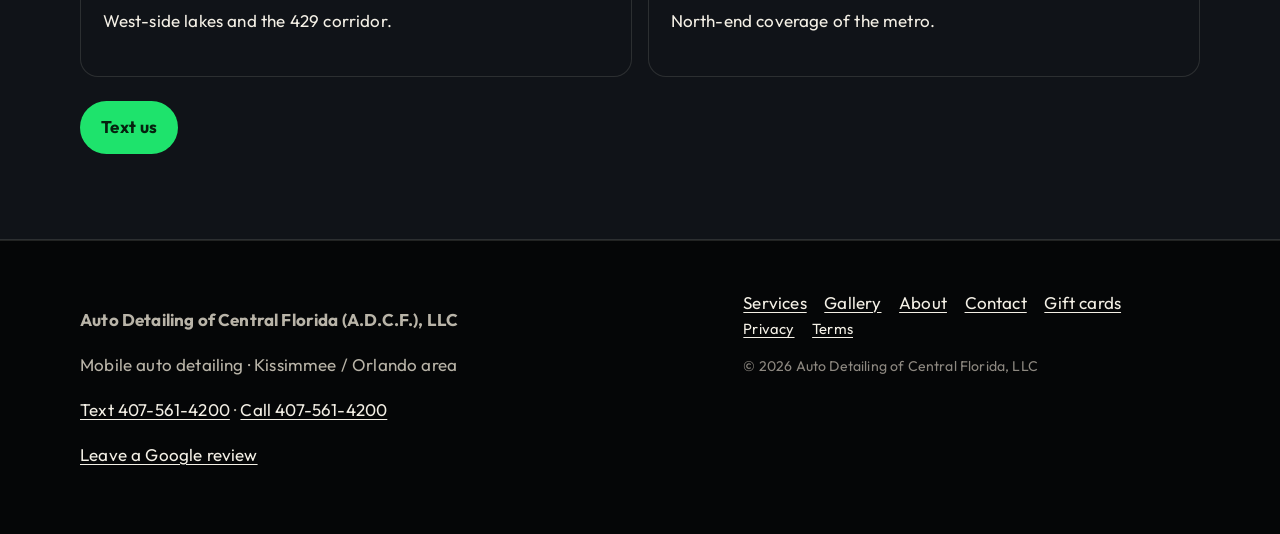
<file: about.html>
<!DOCTYPE html>
<html lang="en">
<head>
  <meta charset="UTF-8">
  <meta name="viewport" content="width=device-width, initial-scale=1">
  <title>About &amp; Service Area | A.D.C.F.</title>
  <meta name="description" content="Auto Detailing of Central Florida is a mobile detailing company serving Kissimmee, Orlando, St. Cloud to Longwood, and Lake Nona to Windermere and Winter Garden.">
  <link rel="canonical" href="https://adcf.us/about.html">
  <meta property="og:title" content="About &amp; Service Area | A.D.C.F.">
  <meta property="og:description" content="Local mobile auto detailing for the Kissimmee and Orlando area. We come to you.">
  <meta property="og:url" content="https://adcf.us/about.html">
  <meta property="og:type" content="website">
  <meta property="og:image" content="https://adcf.us/images/gallery/gmc-denali.jpg">
  <meta name="theme-color" content="#08090b">
  <link rel="icon" type="image/png" href="images/favicon.png">
  <link rel="apple-touch-icon" href="images/icon.png">
  <link rel="preconnect" href="https://fonts.googleapis.com">
  <link rel="preconnect" href="https://fonts.gstatic.com" crossorigin>
  <link href="https://fonts.googleapis.com/css2?family=Outfit:wght@400;500;600;700&family=Syne:wght@700;800&display=swap" rel="stylesheet">
  <link rel="stylesheet" href="css/styles.css">
</head>
<body>
  <a class="skip-link" href="#main">Skip to content</a>
  <header class="site-header">
    <div class="header-inner">
      <a class="brand" href="index.html">
        <img src="images/logo.jpeg" alt="">
        <span class="brand-text">
          <span class="brand-name">A.D.C.F.</span>
          <span class="brand-sub">Auto Detailing of Central Florida</span>
        </span>
      </a>
      <button type="button" class="nav-toggle" data-nav-toggle aria-expanded="false" aria-controls="site-nav">Menu</button>
      <nav class="site-nav" id="site-nav" data-nav-panel>
        <a href="index.html">Home</a>
        <a href="get-quote/">Get a quote</a>
        <a href="services.html">Services</a>
        <a href="gallery.html">Gallery</a>
        <a href="about.html" aria-current="page">About</a>
        <a href="contact.html">Contact</a>
        <a href="https://app.squareup.com/gift/TC1XD7V8T3Y7S/order" target="_blank" rel="noopener noreferrer">Gift cards</a>
        <a class="btn btn-primary" href="sms:+14075614200">Text to book</a>
      </nav>
    </div>
  </header>

  <main id="main">
    <header class="page-hero">
      <div class="wrap">
        <p class="eyebrow">About</p>
        <h1>A local detailer that shows up.</h1>
        <p class="lede">Auto Detailing of Central Florida (A.D.C.F.), LLC is a mobile auto detailing company. We come to you so the car gets done without a shop drop-off.</p>
        <p class="stack-actions"><a class="btn btn-primary" href="sms:+14075614200">Text to book</a></p>
      </div>
    </header>

    <section class="section">
      <div class="wrap prose">
        <h2>How we work</h2>
        <p>We are a local, trusted auto detailing company serving Central Florida. The job is simple: careful work, solid products, and as little disruption to your day as possible.</p>
        <p>We work while you work. Driveway, office lot, or another spot where the car can sit — tell us in the text and we’ll plan around it.</p>
        <p>Every vehicle is handled with care. Size, condition, and schedule all affect the visit. Pricing depends on vehicle size and condition.</p>
      </div>
    </section>

    <section class="section band" id="service-area">
      <div class="wrap">
        <div class="section-head">
          <p class="eyebrow">Service area</p>
          <h2>Kissimmee, Orlando, and the stretch in between.</h2>
          <p>We cover Central Florida from St. Cloud to Longwood, and from Lake Nona to Windermere and Winter Garden. If you’re just outside that, text the address and we’ll say yes or no — we won’t guess from a map pin.</p>
        </div>
        <div class="area-grid">
          <article class="area-card"><h3>Kissimmee</h3><p>Our home turf for mobile visits.</p></article>
          <article class="area-card"><h3>Orlando</h3><p>Neighborhoods and office parks across town.</p></article>
          <article class="area-card"><h3>St. Cloud</h3><p>South-east coverage from the Kissimmee side.</p></article>
          <article class="area-card"><h3>Lake Nona</h3><p>East Orlando coverage, including medical and residential parks.</p></article>
          <article class="area-card"><h3>Windermere &amp; Winter Garden</h3><p>West-side lakes and the 429 corridor.</p></article>
          <article class="area-card"><h3>Longwood</h3><p>North-end coverage of the metro.</p></article>
        </div>
        <p class="stack-actions"><a class="btn btn-primary" href="sms:+14075614200">Text us</a></p>
      </div>
    </section>
  </main>

  <footer class="site-footer">
    <div class="wrap footer-grid">
      <div>
        <p><strong>Auto Detailing of Central Florida (A.D.C.F.), LLC</strong></p>
        <p>Mobile auto detailing · Kissimmee / Orlando area</p>
        <p>
          <a href="sms:+14075614200">Text 407-561-4200</a> ·
          <a href="tel:+14075614200">Call 407-561-4200</a>
        </p>
        <p><a href="https://search.google.com/local/writereview?placeid=ChIJP4A210vwgEsRfLDILj1PM9Y" rel="noopener noreferrer">Leave a Google review</a></p>
      </div>
      <div>
        <nav class="footer-nav" aria-label="Footer">
          <a href="services.html">Services</a>
          <a href="gallery.html">Gallery</a>
          <a href="about.html">About</a>
          <a href="contact.html">Contact</a>
          <a href="https://app.squareup.com/gift/TC1XD7V8T3Y7S/order" target="_blank" rel="noopener noreferrer">Gift cards</a>
        </nav>
        <nav class="legal-nav" aria-label="Legal">
          <a href="privacy.html">Privacy</a>
          <a href="terms.html">Terms</a>
        </nav>
        <p class="fineprint">&copy; <span data-year>2026</span> Auto Detailing of Central Florida, LLC</p>
      </div>
    </div>
  </footer>

  <div class="mobile-cta" role="region" aria-label="Book a detail">
    <a class="btn btn-primary" href="sms:+14075614200">Text to book</a>
    <a class="btn btn-ghost" href="tel:+14075614200">Call</a>
  </div>
  <script src="js/site.js"></script>
</body>
</html>
</file>
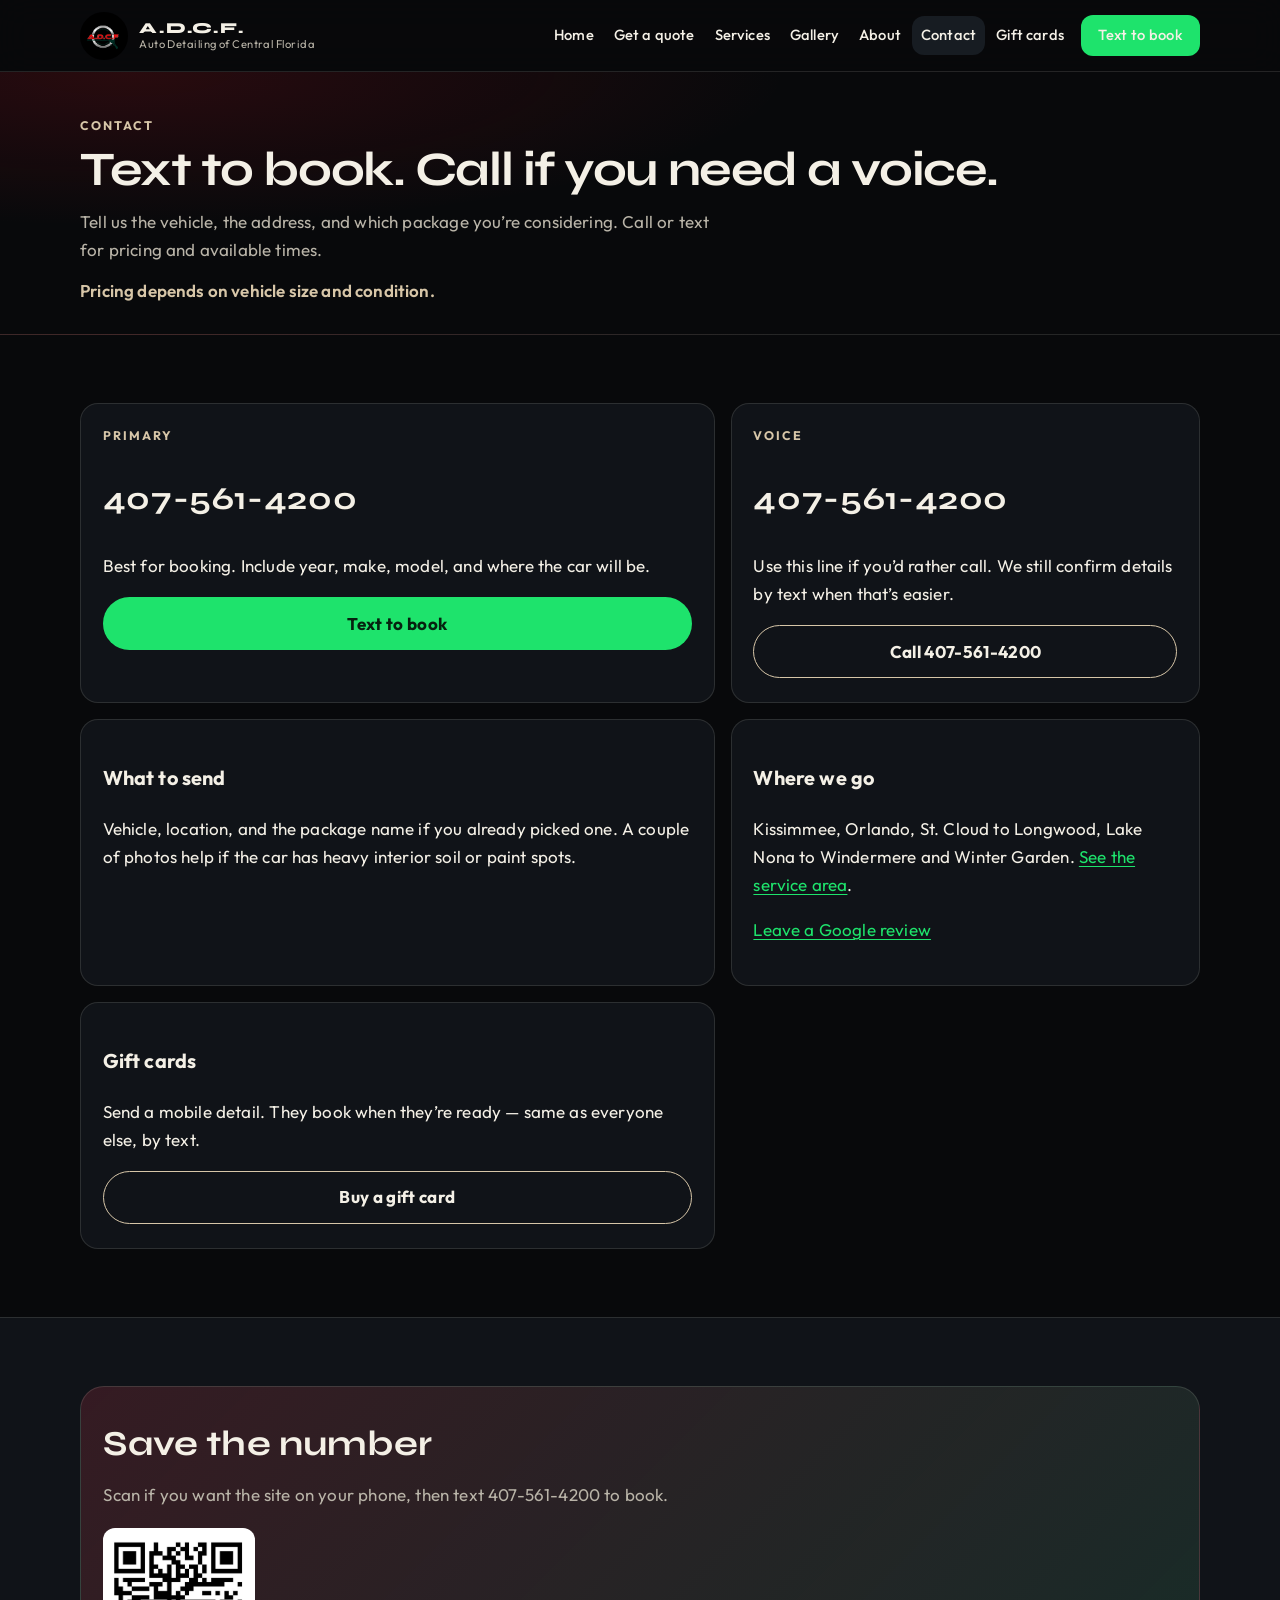
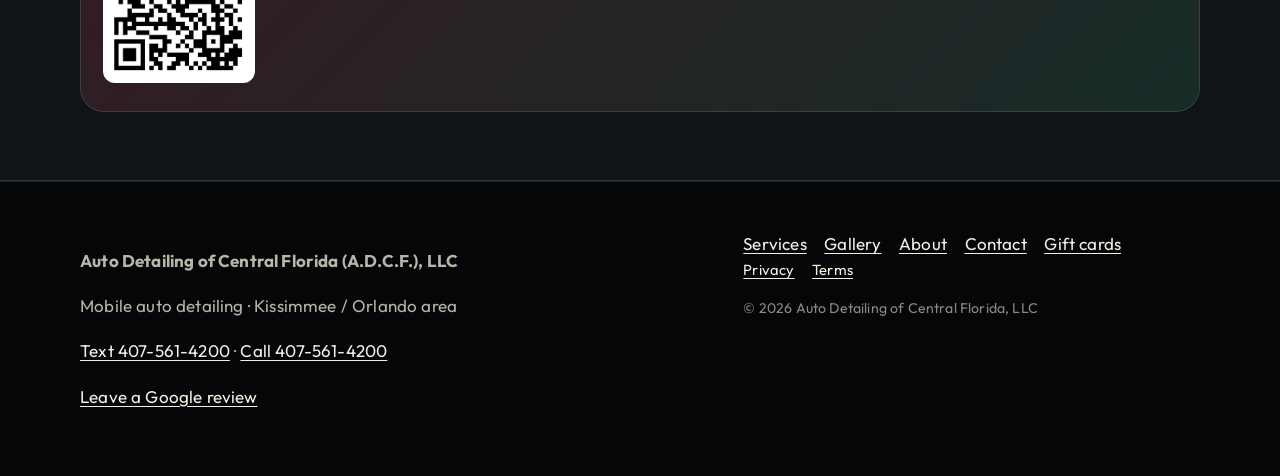
<file: contact.html>
<!DOCTYPE html>
<html lang="en">
<head>
  <meta charset="UTF-8">
  <meta name="viewport" content="width=device-width, initial-scale=1">
  <title>Contact | A.D.C.F. Mobile Detailing</title>
  <meta name="description" content="Text or call 407-561-4200 to book Auto Detailing of Central Florida. Mobile detailing in the Kissimmee and Orlando area.">
  <link rel="canonical" href="https://adcf.us/contact.html">
  <meta property="og:title" content="Contact | A.D.C.F. Mobile Detailing">
  <meta property="og:description" content="Text or call 407-561-4200 to book.">
  <meta property="og:url" content="https://adcf.us/contact.html">
  <meta property="og:type" content="website">
  <meta property="og:image" content="https://adcf.us/images/logo.jpeg">
  <meta name="theme-color" content="#08090b">
  <link rel="icon" type="image/png" href="images/favicon.png">
  <link rel="apple-touch-icon" href="images/icon.png">
  <link rel="preconnect" href="https://fonts.googleapis.com">
  <link rel="preconnect" href="https://fonts.gstatic.com" crossorigin>
  <link href="https://fonts.googleapis.com/css2?family=Outfit:wght@400;500;600;700&family=Syne:wght@700;800&display=swap" rel="stylesheet">
  <link rel="stylesheet" href="css/styles.css">
</head>
<body>
  <a class="skip-link" href="#main">Skip to content</a>
  <header class="site-header">
    <div class="header-inner">
      <a class="brand" href="index.html">
        <img src="images/logo.jpeg" alt="">
        <span class="brand-text">
          <span class="brand-name">A.D.C.F.</span>
          <span class="brand-sub">Auto Detailing of Central Florida</span>
        </span>
      </a>
      <button type="button" class="nav-toggle" data-nav-toggle aria-expanded="false" aria-controls="site-nav">Menu</button>
      <nav class="site-nav" id="site-nav" data-nav-panel>
        <a href="index.html">Home</a>
        <a href="get-quote/">Get a quote</a>
        <a href="services.html">Services</a>
        <a href="gallery.html">Gallery</a>
        <a href="about.html">About</a>
        <a href="contact.html" aria-current="page">Contact</a>
        <a href="https://app.squareup.com/gift/TC1XD7V8T3Y7S/order" target="_blank" rel="noopener noreferrer">Gift cards</a>
        <a class="btn btn-primary" href="sms:+14075614200">Text to book</a>
      </nav>
    </div>
  </header>

  <main id="main">
    <header class="page-hero">
      <div class="wrap">
        <p class="eyebrow">Contact</p>
        <h1>Text to book. Call if you need a voice.</h1>
        <p class="lede">Tell us the vehicle, the address, and which package you’re considering. Call or text for pricing and available times.</p>
        <p class="pricing-note">Pricing depends on vehicle size and condition.</p>
      </div>
    </header>

    <section class="section">
      <div class="wrap contact-grid">
        <article class="info-card">
          <p class="eyebrow">Primary</p>
          <h2 class="phone-display">407-561-4200</h2>
          <p>Best for booking. Include year, make, model, and where the car will be.</p>
          <div class="contact-actions">
            <a class="btn btn-primary" href="sms:+14075614200">Text to book</a>
          </div>
        </article>
        <article class="info-card">
          <p class="eyebrow">Voice</p>
          <h2 class="phone-display">407-561-4200</h2>
          <p>Use this line if you’d rather call. We still confirm details by text when that’s easier.</p>
          <div class="contact-actions">
            <a class="btn btn-secondary" href="tel:+14075614200">Call 407-561-4200</a>
          </div>
        </article>
        <article class="info-card">
          <h3>What to send</h3>
          <p>Vehicle, location, and the package name if you already picked one. A couple of photos help if the car has heavy interior soil or paint spots.</p>
        </article>
        <article class="info-card">
          <h3>Where we go</h3>
          <p>Kissimmee, Orlando, St. Cloud to Longwood, Lake Nona to Windermere and Winter Garden. <a href="about.html#service-area">See the service area</a>.</p>
          <p><a href="https://search.google.com/local/writereview?placeid=ChIJP4A210vwgEsRfLDILj1PM9Y" rel="noopener noreferrer">Leave a Google review</a></p>
        </article>
        <article class="info-card">
          <h3>Gift cards</h3>
          <p>Send a mobile detail. They book when they’re ready — same as everyone else, by text.</p>
          <div class="contact-actions">
            <a class="btn btn-secondary" href="https://app.squareup.com/gift/TC1XD7V8T3Y7S/order" target="_blank" rel="noopener noreferrer">Buy a gift card</a>
          </div>
        </article>
      </div>
    </section>

    <section class="section band">
      <div class="wrap">
        <div class="cta-panel">
          <h2>Save the number</h2>
          <p>Scan if you want the site on your phone, then text 407-561-4200 to book.</p>
          <img class="qr" src="images/qr.jpeg" alt="QR code for adcf.us">
        </div>
      </div>
    </section>
  </main>

  <footer class="site-footer">
    <div class="wrap footer-grid">
      <div>
        <p><strong>Auto Detailing of Central Florida (A.D.C.F.), LLC</strong></p>
        <p>Mobile auto detailing · Kissimmee / Orlando area</p>
        <p>
          <a href="sms:+14075614200">Text 407-561-4200</a> ·
          <a href="tel:+14075614200">Call 407-561-4200</a>
        </p>
        <p><a href="https://search.google.com/local/writereview?placeid=ChIJP4A210vwgEsRfLDILj1PM9Y" rel="noopener noreferrer">Leave a Google review</a></p>
      </div>
      <div>
        <nav class="footer-nav" aria-label="Footer">
          <a href="services.html">Services</a>
          <a href="gallery.html">Gallery</a>
          <a href="about.html">About</a>
          <a href="contact.html">Contact</a>
          <a href="https://app.squareup.com/gift/TC1XD7V8T3Y7S/order" target="_blank" rel="noopener noreferrer">Gift cards</a>
        </nav>
        <nav class="legal-nav" aria-label="Legal">
          <a href="privacy.html">Privacy</a>
          <a href="terms.html">Terms</a>
        </nav>
        <p class="fineprint">&copy; <span data-year>2026</span> Auto Detailing of Central Florida, LLC</p>
      </div>
    </div>
  </footer>

  <div class="mobile-cta" role="region" aria-label="Book a detail">
    <a class="btn btn-primary" href="sms:+14075614200">Text to book</a>
    <a class="btn btn-ghost" href="tel:+14075614200">Call</a>
  </div>
  <script src="js/site.js"></script>
</body>
</html>
</file>
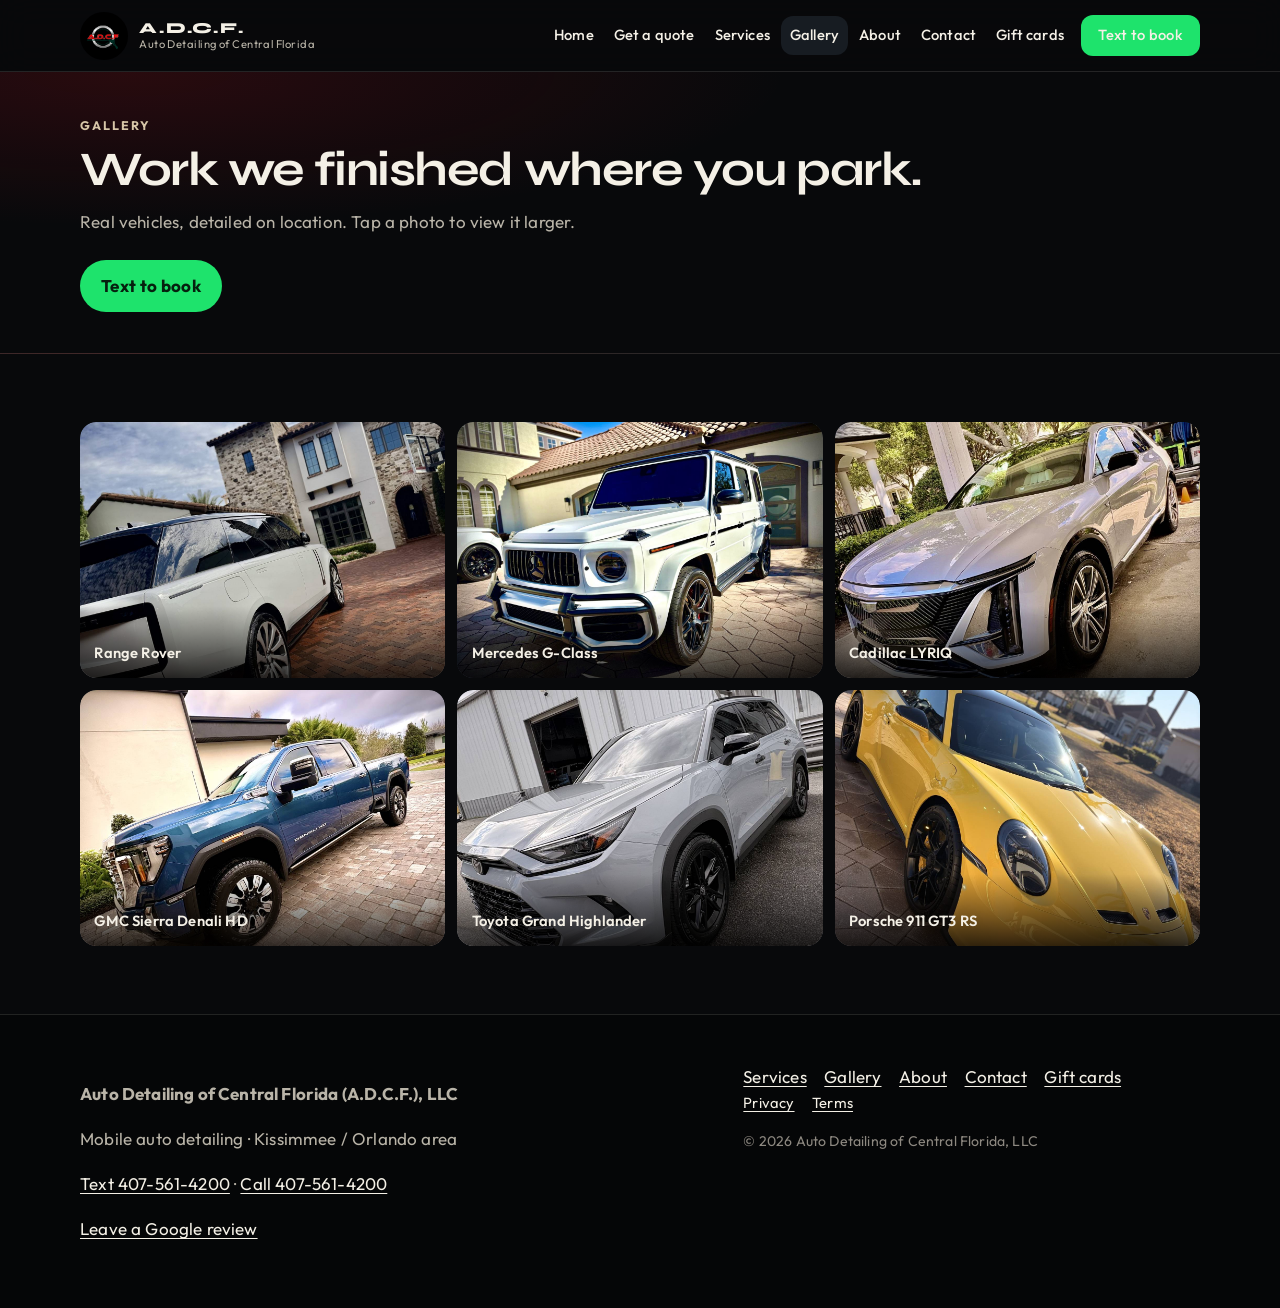
<file: gallery.html>
<!DOCTYPE html>
<html lang="en">
<head>
  <meta charset="UTF-8">
  <meta name="viewport" content="width=device-width, initial-scale=1">
  <title>Gallery | A.D.C.F. Mobile Detailing</title>
  <meta name="description" content="Recent mobile auto detailing work from Auto Detailing of Central Florida — Range Rover, Mercedes G-Class, Cadillac, and more around Kissimmee and Orlando.">
  <link rel="canonical" href="https://adcf.us/gallery.html">
  <meta property="og:title" content="Gallery | A.D.C.F. Mobile Detailing">
  <meta property="og:description" content="On-location detailing work across Central Florida.">
  <meta property="og:url" content="https://adcf.us/gallery.html">
  <meta property="og:type" content="website">
  <meta property="og:image" content="https://adcf.us/images/gallery/range-rover.jpg">
  <meta name="theme-color" content="#08090b">
  <link rel="icon" type="image/png" href="images/favicon.png">
  <link rel="apple-touch-icon" href="images/icon.png">
  <link rel="preconnect" href="https://fonts.googleapis.com">
  <link rel="preconnect" href="https://fonts.gstatic.com" crossorigin>
  <link href="https://fonts.googleapis.com/css2?family=Outfit:wght@400;500;600;700&family=Syne:wght@700;800&display=swap" rel="stylesheet">
  <link rel="stylesheet" href="css/styles.css">
</head>
<body>
  <a class="skip-link" href="#main">Skip to content</a>
  <header class="site-header">
    <div class="header-inner">
      <a class="brand" href="index.html">
        <img src="images/logo.jpeg" alt="">
        <span class="brand-text">
          <span class="brand-name">A.D.C.F.</span>
          <span class="brand-sub">Auto Detailing of Central Florida</span>
        </span>
      </a>
      <button type="button" class="nav-toggle" data-nav-toggle aria-expanded="false" aria-controls="site-nav">Menu</button>
      <nav class="site-nav" id="site-nav" data-nav-panel>
        <a href="index.html">Home</a>
        <a href="get-quote/">Get a quote</a>
        <a href="services.html">Services</a>
        <a href="gallery.html" aria-current="page">Gallery</a>
        <a href="about.html">About</a>
        <a href="contact.html">Contact</a>
        <a href="https://app.squareup.com/gift/TC1XD7V8T3Y7S/order" target="_blank" rel="noopener noreferrer">Gift cards</a>
        <a class="btn btn-primary" href="sms:+14075614200">Text to book</a>
      </nav>
    </div>
  </header>

  <main id="main">
    <header class="page-hero">
      <div class="wrap">
        <p class="eyebrow">Gallery</p>
        <h1>Work we finished where you park.</h1>
        <p class="lede">Real vehicles, detailed on location. Tap a photo to view it larger.</p>
        <p class="stack-actions"><a class="btn btn-primary" href="sms:+14075614200">Text to book</a></p>
      </div>
    </header>

    <section class="section">
      <div class="wrap">
        <div class="gallery-grid">
          <a href="images/gallery/range-rover.jpg" data-lightbox-src="images/gallery/range-rover.jpg" data-lightbox-alt="White Range Rover after a driveway detail">
            <figure>
              <img loading="lazy" decoding="async" src="images/gallery/range-rover.jpg" alt="White Range Rover after a driveway detail" width="1400" height="1866">
              <figcaption>Range Rover</figcaption>
            </figure>
          </a>
          <a href="images/gallery/g-wagon.jpg" data-lightbox-src="images/gallery/g-wagon.jpg" data-lightbox-alt="White Mercedes G-Class after a driveway detail">
            <figure>
              <img loading="lazy" decoding="async" src="images/gallery/g-wagon.jpg" alt="White Mercedes G-Class after a driveway detail" width="1400" height="1050">
              <figcaption>Mercedes G-Class</figcaption>
            </figure>
          </a>
          <a href="images/gallery/cadillac-lyriq.jpg" data-lightbox-src="images/gallery/cadillac-lyriq.jpg" data-lightbox-alt="White Cadillac LYRIQ after a mobile detail">
            <figure>
              <img loading="lazy" decoding="async" src="images/gallery/cadillac-lyriq.jpg" alt="White Cadillac LYRIQ after a mobile detail" width="1400" height="1867">
              <figcaption>Cadillac LYRIQ</figcaption>
            </figure>
          </a>
          <a href="images/gallery/gmc-denali.jpg" data-lightbox-src="images/gallery/gmc-denali.jpg" data-lightbox-alt="Blue GMC Sierra Denali HD after a driveway detail">
            <figure>
              <img loading="lazy" decoding="async" src="images/gallery/gmc-denali.jpg" alt="Blue GMC Sierra Denali HD after a driveway detail" width="1400" height="1867">
              <figcaption>GMC Sierra Denali HD</figcaption>
            </figure>
          </a>
          <a href="images/gallery/toyota-highlander.jpg" data-lightbox-src="images/gallery/toyota-highlander.jpg" data-lightbox-alt="Silver Toyota Grand Highlander after a detail">
            <figure>
              <img loading="lazy" decoding="async" src="images/gallery/toyota-highlander.jpg" alt="Silver Toyota Grand Highlander after a detail" width="1400" height="1867">
              <figcaption>Toyota Grand Highlander</figcaption>
            </figure>
          </a>
          <a href="images/gallery/porsche-gt3.jpg" data-lightbox-src="images/gallery/porsche-gt3.jpg" data-lightbox-alt="Yellow Porsche 911 GT3 RS after a detail">
            <figure>
              <img loading="lazy" decoding="async" src="images/gallery/porsche-gt3.jpg" alt="Yellow Porsche 911 GT3 RS after a detail" width="1400" height="1867">
              <figcaption>Porsche 911 GT3 RS</figcaption>
            </figure>
          </a>
        </div>
      </div>
    </section>
  </main>

  <div class="lightbox" data-lightbox hidden>
    <button type="button" class="lightbox-close" data-lightbox-close>Close</button>
    <img alt="">
  </div>

  <footer class="site-footer">
    <div class="wrap footer-grid">
      <div>
        <p><strong>Auto Detailing of Central Florida (A.D.C.F.), LLC</strong></p>
        <p>Mobile auto detailing · Kissimmee / Orlando area</p>
        <p>
          <a href="sms:+14075614200">Text 407-561-4200</a> ·
          <a href="tel:+14075614200">Call 407-561-4200</a>
        </p>
        <p><a href="https://search.google.com/local/writereview?placeid=ChIJP4A210vwgEsRfLDILj1PM9Y" rel="noopener noreferrer">Leave a Google review</a></p>
      </div>
      <div>
        <nav class="footer-nav" aria-label="Footer">
          <a href="services.html">Services</a>
          <a href="gallery.html">Gallery</a>
          <a href="about.html">About</a>
          <a href="contact.html">Contact</a>
          <a href="https://app.squareup.com/gift/TC1XD7V8T3Y7S/order" target="_blank" rel="noopener noreferrer">Gift cards</a>
        </nav>
        <nav class="legal-nav" aria-label="Legal">
          <a href="privacy.html">Privacy</a>
          <a href="terms.html">Terms</a>
        </nav>
        <p class="fineprint">&copy; <span data-year>2026</span> Auto Detailing of Central Florida, LLC</p>
      </div>
    </div>
  </footer>

  <div class="mobile-cta" role="region" aria-label="Book a detail">
    <a class="btn btn-primary" href="sms:+14075614200">Text to book</a>
    <a class="btn btn-ghost" href="tel:+14075614200">Call</a>
  </div>
  <script src="js/site.js"></script>
</body>
</html>
</file>
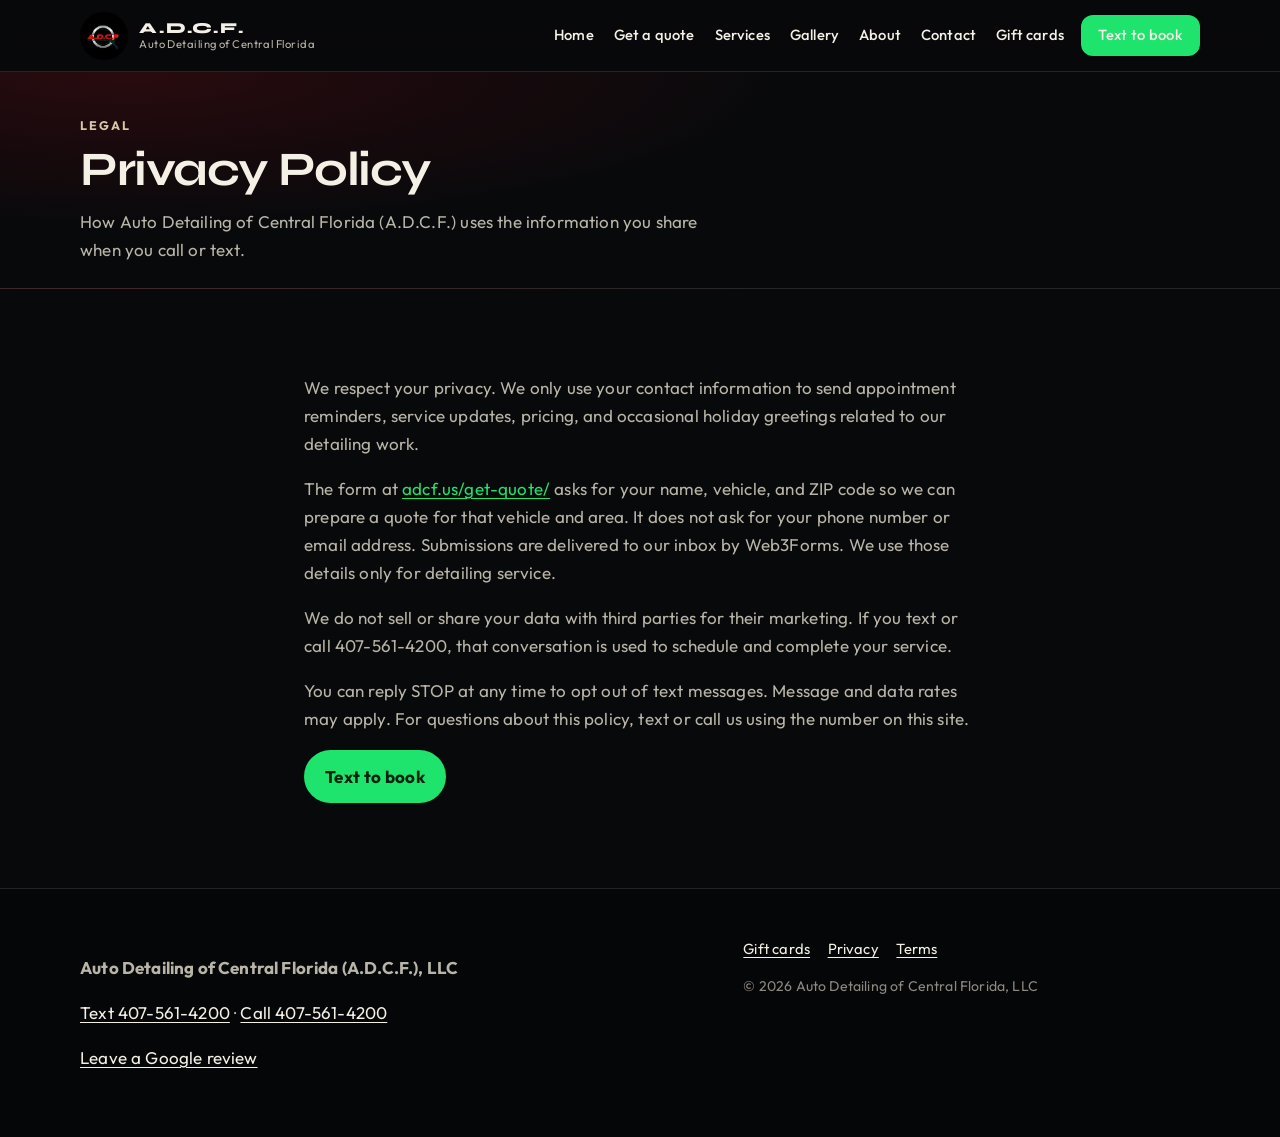
<file: privacy.html>
<!DOCTYPE html>
<html lang="en">
<head>
  <meta charset="UTF-8">
  <meta name="viewport" content="width=device-width, initial-scale=1">
  <title>Privacy Policy | A.D.C.F.</title>
  <meta name="description" content="Privacy policy for Auto Detailing of Central Florida. How we use contact information for appointments and service messages.">
  <link rel="canonical" href="https://adcf.us/privacy.html">
  <meta name="theme-color" content="#08090b">
  <link rel="icon" type="image/png" href="images/favicon.png">
  <link rel="preconnect" href="https://fonts.googleapis.com">
  <link rel="preconnect" href="https://fonts.gstatic.com" crossorigin>
  <link href="https://fonts.googleapis.com/css2?family=Outfit:wght@400;500;600;700&family=Syne:wght@700;800&display=swap" rel="stylesheet">
  <link rel="stylesheet" href="css/styles.css">
</head>
<body>
  <a class="skip-link" href="#main">Skip to content</a>
  <header class="site-header">
    <div class="header-inner">
      <a class="brand" href="index.html">
        <img src="images/logo.jpeg" alt="">
        <span class="brand-text">
          <span class="brand-name">A.D.C.F.</span>
          <span class="brand-sub">Auto Detailing of Central Florida</span>
        </span>
      </a>
      <button type="button" class="nav-toggle" data-nav-toggle aria-expanded="false" aria-controls="site-nav">Menu</button>
      <nav class="site-nav" id="site-nav" data-nav-panel>
        <a href="index.html">Home</a>
        <a href="get-quote/">Get a quote</a>
        <a href="services.html">Services</a>
        <a href="gallery.html">Gallery</a>
        <a href="about.html">About</a>
        <a href="contact.html">Contact</a>
        <a href="https://app.squareup.com/gift/TC1XD7V8T3Y7S/order" target="_blank" rel="noopener noreferrer">Gift cards</a>
        <a class="btn btn-primary" href="sms:+14075614200">Text to book</a>
      </nav>
    </div>
  </header>

  <main id="main">
    <header class="page-hero">
      <div class="wrap">
        <p class="eyebrow">Legal</p>
        <h1>Privacy Policy</h1>
        <p class="lede">How Auto Detailing of Central Florida (A.D.C.F.) uses the information you share when you call or text.</p>
      </div>
    </header>

    <section class="section">
      <div class="wrap prose">
        <p>We respect your privacy. We only use your contact information to send appointment reminders, service updates, pricing, and occasional holiday greetings related to our detailing work.</p>
        <p>The form at <a href="get-quote/">adcf.us/get-quote/</a> asks for your name, vehicle, and ZIP code so we can prepare a quote for that vehicle and area. It does not ask for your phone number or email address. Submissions are delivered to our inbox by Web3Forms. We use those details only for detailing service.</p>
        <p>We do not sell or share your data with third parties for their marketing. If you text or call 407-561-4200, that conversation is used to schedule and complete your service.</p>
        <p>You can reply STOP at any time to opt out of text messages. Message and data rates may apply. For questions about this policy, text or call us using the number on this site.</p>
        <p><a class="btn btn-primary" href="sms:+14075614200">Text to book</a></p>
      </div>
    </section>
  </main>

  <footer class="site-footer">
    <div class="wrap footer-grid">
      <div>
        <p><strong>Auto Detailing of Central Florida (A.D.C.F.), LLC</strong></p>
        <p>
          <a href="sms:+14075614200">Text 407-561-4200</a> ·
          <a href="tel:+14075614200">Call 407-561-4200</a>
        </p>
        <p><a href="https://search.google.com/local/writereview?placeid=ChIJP4A210vwgEsRfLDILj1PM9Y" rel="noopener noreferrer">Leave a Google review</a></p>
      </div>
      <div>
        <nav class="legal-nav" aria-label="Legal">
          <a href="https://app.squareup.com/gift/TC1XD7V8T3Y7S/order" target="_blank" rel="noopener noreferrer">Gift cards</a>
          <a href="privacy.html">Privacy</a>
          <a href="terms.html">Terms</a>
        </nav>
        <p class="fineprint">&copy; <span data-year>2026</span> Auto Detailing of Central Florida, LLC</p>
      </div>
    </div>
  </footer>

  <div class="mobile-cta" role="region" aria-label="Book a detail">
    <a class="btn btn-primary" href="sms:+14075614200">Text to book</a>
    <a class="btn btn-ghost" href="tel:+14075614200">Call</a>
  </div>
  <script src="js/site.js"></script>
</body>
</html>
</file>
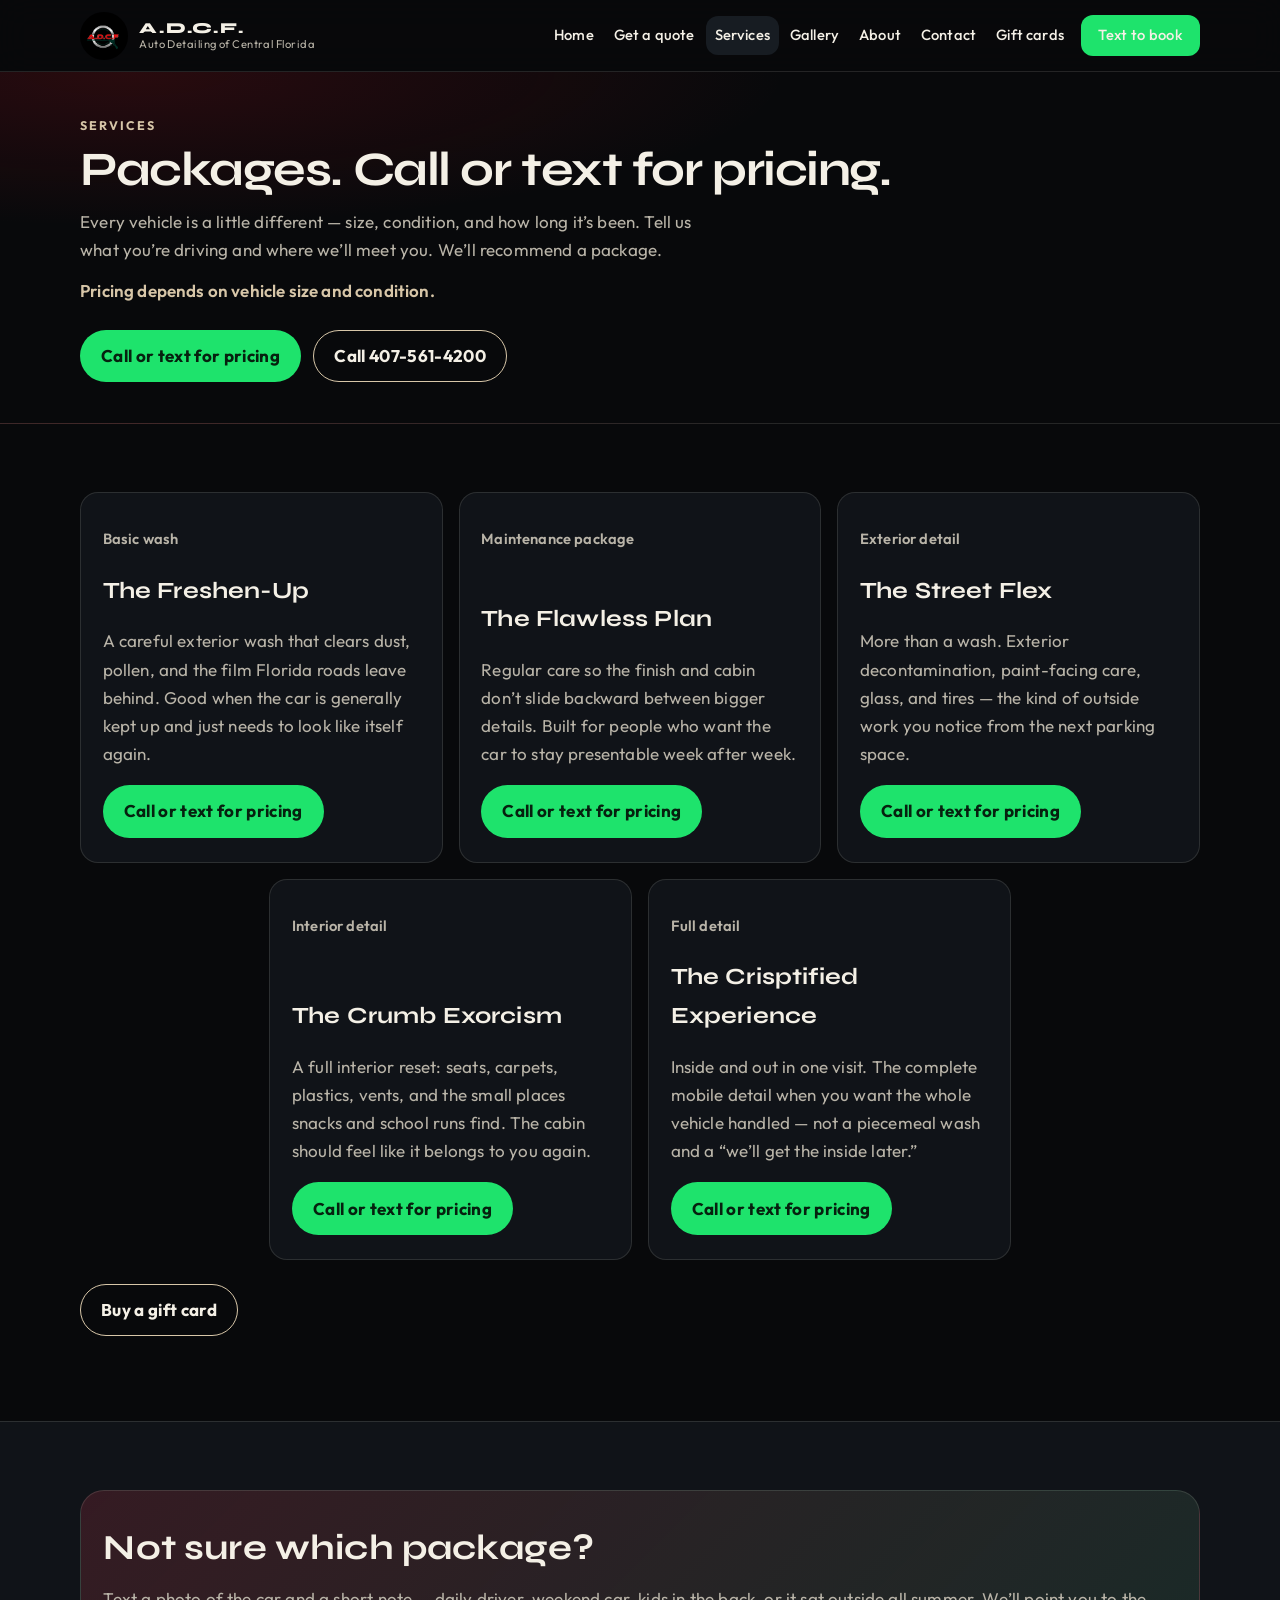
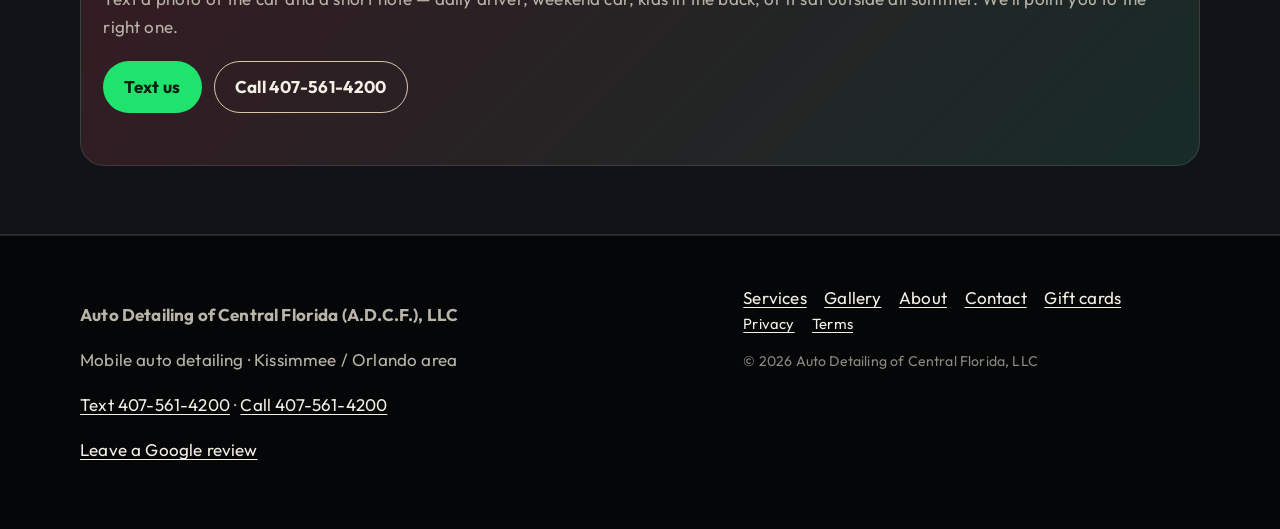
<file: services.html>
<!DOCTYPE html>
<html lang="en">
<head>
  <meta charset="UTF-8">
  <meta name="viewport" content="width=device-width, initial-scale=1">
  <title>Detailing Packages | A.D.C.F.</title>
  <meta name="description" content="Five mobile detailing packages from Auto Detailing of Central Florida: wash, maintenance, exterior, interior, and full detail. Call or text 407-561-4200 for pricing.">
  <link rel="canonical" href="https://adcf.us/services.html">
  <meta property="og:title" content="Detailing Packages | A.D.C.F.">
  <meta property="og:description" content="The Freshen-Up, Flawless Plan, Street Flex, Crumb Exorcism, and Crisptified Experience. Call or text for pricing.">
  <meta property="og:url" content="https://adcf.us/services.html">
  <meta property="og:type" content="website">
  <meta property="og:image" content="https://adcf.us/images/gallery/range-rover.jpg">
  <meta name="theme-color" content="#08090b">
  <link rel="icon" type="image/png" href="images/favicon.png">
  <link rel="apple-touch-icon" href="images/icon.png">
  <link rel="preconnect" href="https://fonts.googleapis.com">
  <link rel="preconnect" href="https://fonts.gstatic.com" crossorigin>
  <link href="https://fonts.googleapis.com/css2?family=Outfit:wght@400;500;600;700&family=Syne:wght@700;800&display=swap" rel="stylesheet">
  <link rel="stylesheet" href="css/styles.css">
</head>
<body>
  <a class="skip-link" href="#main">Skip to content</a>
  <header class="site-header">
    <div class="header-inner">
      <a class="brand" href="index.html">
        <img src="images/logo.jpeg" alt="">
        <span class="brand-text">
          <span class="brand-name">A.D.C.F.</span>
          <span class="brand-sub">Auto Detailing of Central Florida</span>
        </span>
      </a>
      <button type="button" class="nav-toggle" data-nav-toggle aria-expanded="false" aria-controls="site-nav">Menu</button>
      <nav class="site-nav" id="site-nav" data-nav-panel>
        <a href="index.html">Home</a>
        <a href="get-quote/">Get a quote</a>
        <a href="services.html" aria-current="page">Services</a>
        <a href="gallery.html">Gallery</a>
        <a href="about.html">About</a>
        <a href="contact.html">Contact</a>
        <a href="https://app.squareup.com/gift/TC1XD7V8T3Y7S/order" target="_blank" rel="noopener noreferrer">Gift cards</a>
        <a class="btn btn-primary" href="sms:+14075614200">Text to book</a>
      </nav>
    </div>
  </header>

  <main id="main">
    <header class="page-hero">
      <div class="wrap">
        <p class="eyebrow">Services</p>
        <h1>Packages. Call or text for pricing.</h1>
        <p class="lede">Every vehicle is a little different — size, condition, and how long it’s been. Tell us what you’re driving and where we’ll meet you. We’ll recommend a package.</p>
        <p class="pricing-note">Pricing depends on vehicle size and condition.</p>
        <p class="stack-actions">
          <a class="btn btn-primary" href="sms:+14075614200">Call or text for pricing</a>
          <a class="btn btn-secondary" href="tel:+14075614200">Call 407-561-4200</a>
        </p>
      </div>
    </header>

    <section class="section">
      <div class="wrap">
        <div class="package-grid">
          <article class="package-card" id="freshen-up">
            <p class="package-kind">Basic wash</p>
            <h3>The Freshen-Up</h3>
            <p>A careful exterior wash that clears dust, pollen, and the film Florida roads leave behind. Good when the car is generally kept up and just needs to look like itself again.</p>
            <a class="btn btn-primary" href="sms:+14075614200">Call or text for pricing</a>
          </article>
          <article class="package-card" id="flawless-plan">
            <p class="package-kind">Maintenance package</p>
            <h3>The Flawless Plan</h3>
            <p>Regular care so the finish and cabin don’t slide backward between bigger details. Built for people who want the car to stay presentable week after week.</p>
            <a class="btn btn-primary" href="sms:+14075614200">Call or text for pricing</a>
          </article>
          <article class="package-card" id="street-flex">
            <p class="package-kind">Exterior detail</p>
            <h3>The Street Flex</h3>
            <p>More than a wash. Exterior decontamination, paint-facing care, glass, and tires — the kind of outside work you notice from the next parking space.</p>
            <a class="btn btn-primary" href="sms:+14075614200">Call or text for pricing</a>
          </article>
          <article class="package-card" id="crumb-exorcism">
            <p class="package-kind">Interior detail</p>
            <h3>The Crumb Exorcism</h3>
            <p>A full interior reset: seats, carpets, plastics, vents, and the small places snacks and school runs find. The cabin should feel like it belongs to you again.</p>
            <a class="btn btn-primary" href="sms:+14075614200">Call or text for pricing</a>
          </article>
          <article class="package-card" id="crisptified">
            <p class="package-kind">Full detail</p>
            <h3>The Crisptified Experience</h3>
            <p>Inside and out in one visit. The complete mobile detail when you want the whole vehicle handled — not a piecemeal wash and a “we’ll get the inside later.”</p>
            <a class="btn btn-primary" href="sms:+14075614200">Call or text for pricing</a>
          </article>
        </div>
        <p class="stack-actions"><a class="btn btn-secondary" href="https://app.squareup.com/gift/TC1XD7V8T3Y7S/order" target="_blank" rel="noopener noreferrer">Buy a gift card</a></p>
      </div>
    </section>

    <section class="section band">
      <div class="wrap">
        <div class="cta-panel">
          <h2>Not sure which package?</h2>
          <p>Text a photo of the car and a short note — daily driver, weekend car, kids in the back, or it sat outside all summer. We’ll point you to the right one.</p>
          <div class="hero-actions">
            <a class="btn btn-primary" href="sms:+14075614200">Text us</a>
            <a class="btn btn-secondary" href="tel:+14075614200">Call 407-561-4200</a>
          </div>
        </div>
      </div>
    </section>
  </main>

  <footer class="site-footer">
    <div class="wrap footer-grid">
      <div>
        <p><strong>Auto Detailing of Central Florida (A.D.C.F.), LLC</strong></p>
        <p>Mobile auto detailing · Kissimmee / Orlando area</p>
        <p>
          <a href="sms:+14075614200">Text 407-561-4200</a> ·
          <a href="tel:+14075614200">Call 407-561-4200</a>
        </p>
        <p><a href="https://search.google.com/local/writereview?placeid=ChIJP4A210vwgEsRfLDILj1PM9Y" rel="noopener noreferrer">Leave a Google review</a></p>
      </div>
      <div>
        <nav class="footer-nav" aria-label="Footer">
          <a href="services.html">Services</a>
          <a href="gallery.html">Gallery</a>
          <a href="about.html">About</a>
          <a href="contact.html">Contact</a>
          <a href="https://app.squareup.com/gift/TC1XD7V8T3Y7S/order" target="_blank" rel="noopener noreferrer">Gift cards</a>
        </nav>
        <nav class="legal-nav" aria-label="Legal">
          <a href="privacy.html">Privacy</a>
          <a href="terms.html">Terms</a>
        </nav>
        <p class="fineprint">&copy; <span data-year>2026</span> Auto Detailing of Central Florida, LLC</p>
      </div>
    </div>
  </footer>

  <div class="mobile-cta" role="region" aria-label="Book a detail">
    <a class="btn btn-primary" href="sms:+14075614200">Text to book</a>
    <a class="btn btn-ghost" href="tel:+14075614200">Call</a>
  </div>
  <script src="js/site.js"></script>
</body>
</html>
</file>
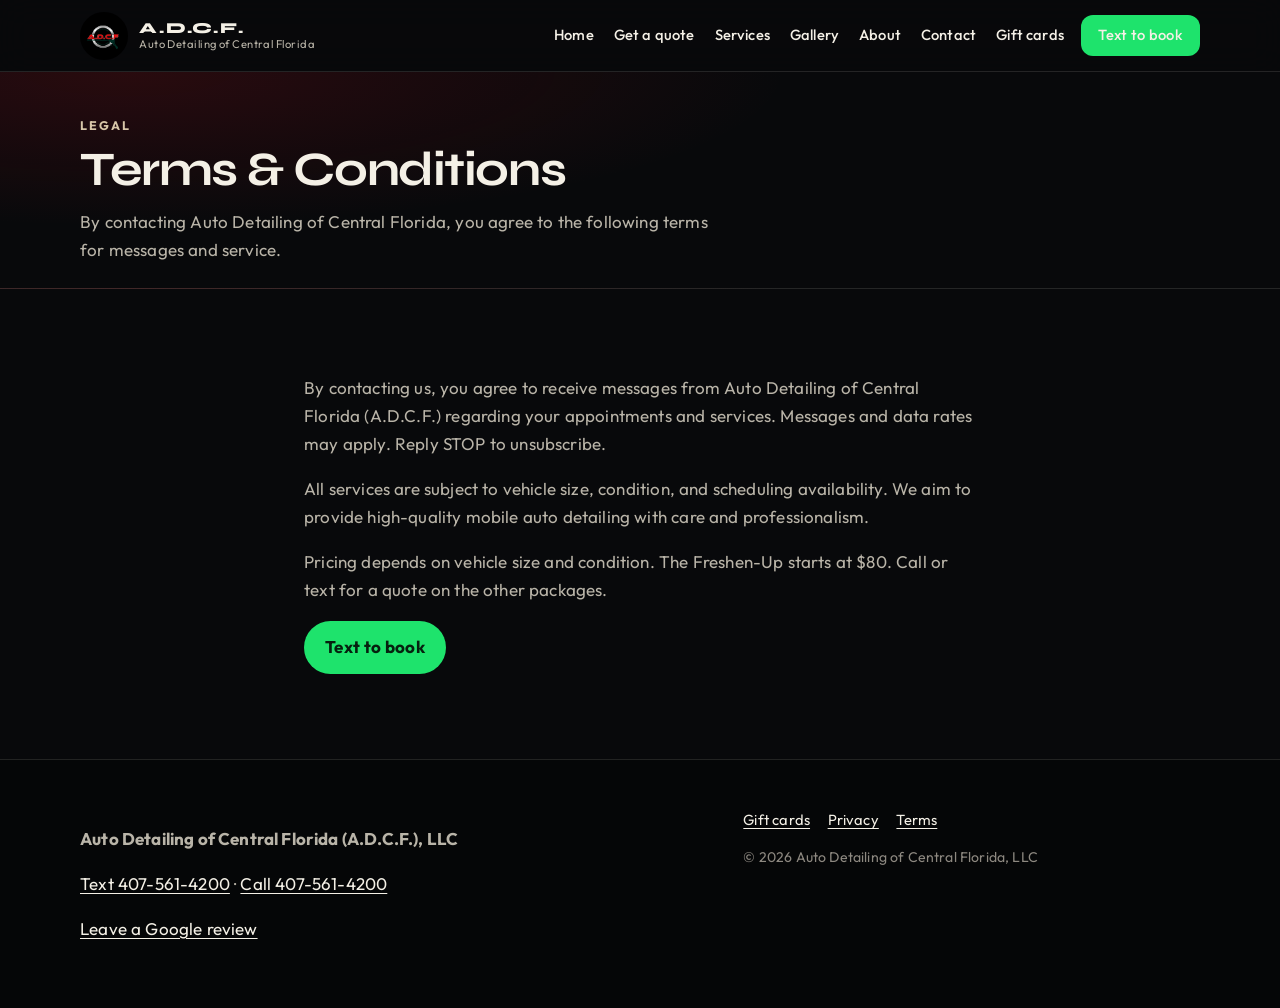
<file: terms.html>
<!DOCTYPE html>
<html lang="en">
<head>
  <meta charset="UTF-8">
  <meta name="viewport" content="width=device-width, initial-scale=1">
  <title>Terms &amp; Conditions | A.D.C.F.</title>
  <meta name="description" content="Terms and conditions for Auto Detailing of Central Florida mobile detailing services and text messages.">
  <link rel="canonical" href="https://adcf.us/terms.html">
  <meta name="theme-color" content="#08090b">
  <link rel="icon" type="image/png" href="images/favicon.png">
  <link rel="preconnect" href="https://fonts.googleapis.com">
  <link rel="preconnect" href="https://fonts.gstatic.com" crossorigin>
  <link href="https://fonts.googleapis.com/css2?family=Outfit:wght@400;500;600;700&family=Syne:wght@700;800&display=swap" rel="stylesheet">
  <link rel="stylesheet" href="css/styles.css">
</head>
<body>
  <a class="skip-link" href="#main">Skip to content</a>
  <header class="site-header">
    <div class="header-inner">
      <a class="brand" href="index.html">
        <img src="images/logo.jpeg" alt="">
        <span class="brand-text">
          <span class="brand-name">A.D.C.F.</span>
          <span class="brand-sub">Auto Detailing of Central Florida</span>
        </span>
      </a>
      <button type="button" class="nav-toggle" data-nav-toggle aria-expanded="false" aria-controls="site-nav">Menu</button>
      <nav class="site-nav" id="site-nav" data-nav-panel>
        <a href="index.html">Home</a>
        <a href="get-quote/">Get a quote</a>
        <a href="services.html">Services</a>
        <a href="gallery.html">Gallery</a>
        <a href="about.html">About</a>
        <a href="contact.html">Contact</a>
        <a href="https://app.squareup.com/gift/TC1XD7V8T3Y7S/order" target="_blank" rel="noopener noreferrer">Gift cards</a>
        <a class="btn btn-primary" href="sms:+14075614200">Text to book</a>
      </nav>
    </div>
  </header>

  <main id="main">
    <header class="page-hero">
      <div class="wrap">
        <p class="eyebrow">Legal</p>
        <h1>Terms &amp; Conditions</h1>
        <p class="lede">By contacting Auto Detailing of Central Florida, you agree to the following terms for messages and service.</p>
      </div>
    </header>

    <section class="section">
      <div class="wrap prose">
        <p>By contacting us, you agree to receive messages from Auto Detailing of Central Florida (A.D.C.F.) regarding your appointments and services. Messages and data rates may apply. Reply STOP to unsubscribe.</p>
        <p>All services are subject to vehicle size, condition, and scheduling availability. We aim to provide high-quality mobile auto detailing with care and professionalism.</p>
        <p>Pricing depends on vehicle size and condition. The Freshen-Up starts at $80. Call or text for a quote on the other packages.</p>
        <p><a class="btn btn-primary" href="sms:+14075614200">Text to book</a></p>
      </div>
    </section>
  </main>

  <footer class="site-footer">
    <div class="wrap footer-grid">
      <div>
        <p><strong>Auto Detailing of Central Florida (A.D.C.F.), LLC</strong></p>
        <p>
          <a href="sms:+14075614200">Text 407-561-4200</a> ·
          <a href="tel:+14075614200">Call 407-561-4200</a>
        </p>
        <p><a href="https://search.google.com/local/writereview?placeid=ChIJP4A210vwgEsRfLDILj1PM9Y" rel="noopener noreferrer">Leave a Google review</a></p>
      </div>
      <div>
        <nav class="legal-nav" aria-label="Legal">
          <a href="https://app.squareup.com/gift/TC1XD7V8T3Y7S/order" target="_blank" rel="noopener noreferrer">Gift cards</a>
          <a href="privacy.html">Privacy</a>
          <a href="terms.html">Terms</a>
        </nav>
        <p class="fineprint">&copy; <span data-year>2026</span> Auto Detailing of Central Florida, LLC</p>
      </div>
    </div>
  </footer>

  <div class="mobile-cta" role="region" aria-label="Book a detail">
    <a class="btn btn-primary" href="sms:+14075614200">Text to book</a>
    <a class="btn btn-ghost" href="tel:+14075614200">Call</a>
  </div>
  <script src="js/site.js"></script>
</body>
</html>
</file>
<file: css/styles.css>
:root {
  --bg: #08090b;
  --bg-2: #101318;
  --bg-3: #171c22;
  --bg-4: #1e252d;
  --text: #f4f0e6;
  --muted: #b9b4a8;
  --faint: #8d8880;
  --line: rgba(244, 240, 230, 0.12);
  --red: #d31222;
  --green: #1ee36c;
  --green-deep: #0b8f42;
  --cta: #1ee36c;
  --cta-text: #06210f;
  --gold: #d7c6a8;
  --shadow: 0 24px 60px rgba(0, 0, 0, 0.45);
  --radius: 18px;
  --wrap: 1120px;
  --header: 4.5rem;
  --font: "Outfit", system-ui, sans-serif;
  --display: "Syne", "Outfit", system-ui, sans-serif;
}

*,
*::before,
*::after {
  box-sizing: border-box;
}

html {
  scroll-behavior: smooth;
}

html:focus-within {
  scroll-behavior: smooth;
}

body {
  margin: 0;
  font-family: var(--font);
  font-size: 1.0625rem;
  line-height: 1.65;
  color: var(--text);
  background: var(--bg);
  letter-spacing: 0.01em;
}

img {
  max-width: 100%;
  display: block;
}

a {
  color: var(--green);
  text-decoration-thickness: 1px;
  text-underline-offset: 0.18em;
}

a:hover {
  color: var(--text);
}

:focus-visible {
  outline: 2px solid var(--cta);
  outline-offset: 3px;
}

.skip-link {
  position: absolute;
  left: 0.75rem;
  top: -3rem;
  z-index: 100;
  background: var(--cta);
  color: var(--cta-text);
  padding: 0.5rem 0.85rem;
  font-weight: 700;
}

.skip-link:focus {
  top: 0.75rem;
}

.wrap {
  width: min(100% - 1.75rem, var(--wrap));
  margin-inline: auto;
}

.site-header {
  position: sticky;
  top: 0;
  z-index: 50;
  height: var(--header);
  display: flex;
  align-items: center;
  background: rgba(8, 9, 11, 0.88);
  backdrop-filter: blur(16px);
  border-bottom: 1px solid var(--line);
}

.header-inner {
  display: flex;
  align-items: center;
  justify-content: space-between;
  gap: 1rem;
  width: min(100% - 1.75rem, var(--wrap));
  margin-inline: auto;
}

.brand {
  display: flex;
  align-items: center;
  gap: 0.7rem;
  color: var(--text);
  text-decoration: none;
  min-width: 0;
}

.brand img {
  width: 3rem;
  height: 3rem;
  object-fit: cover;
  border-radius: 50%;
  background: #000;
}

.brand-text {
  display: flex;
  flex-direction: column;
  line-height: 1.15;
}

.brand-name {
  font-family: var(--display);
  font-weight: 800;
  letter-spacing: 0.12em;
  font-size: 0.95rem;
}

.brand-sub {
  color: var(--muted);
  font-size: 0.7rem;
  letter-spacing: 0.04em;
}

.nav-toggle {
  display: inline-flex;
  align-items: center;
  justify-content: center;
  min-height: 2.75rem;
  padding: 0 0.9rem;
  border: 1px solid var(--line);
  border-radius: 999px;
  background: transparent;
  color: var(--text);
  font: inherit;
  font-weight: 600;
  cursor: pointer;
}

.site-nav {
  display: none;
  position: absolute;
  top: var(--header);
  left: 0;
  right: 0;
  background: #0d1014;
  border-bottom: 1px solid var(--line);
  padding: 0.75rem 1rem 1.1rem;
  flex-direction: column;
  gap: 0.35rem;
}

.site-nav.is-open {
  display: flex;
}

.site-nav a {
  color: var(--text);
  text-decoration: none;
  padding: 0.7rem 0.85rem;
  border-radius: 12px;
  font-weight: 500;
}

.site-nav a:hover,
.site-nav a[aria-current="page"] {
  background: var(--bg-3);
  color: var(--text);
}

.site-nav .btn {
  margin-top: 0.35rem;
  text-align: center;
}

.btn {
  display: inline-flex;
  align-items: center;
  justify-content: center;
  gap: 0.45rem;
  min-height: 3rem;
  padding: 0.7rem 1.25rem;
  border-radius: 999px;
  font-weight: 700;
  letter-spacing: 0.02em;
  text-decoration: none;
  border: 1px solid transparent;
  cursor: pointer;
  transition: transform 0.15s ease, background 0.15s ease, color 0.15s ease;
}

.btn:hover {
  transform: translateY(-1px);
  color: inherit;
}

.btn-primary {
  background: var(--cta);
  color: var(--cta-text);
}

.btn-primary:hover {
  background: #4ff08c;
  color: var(--cta-text);
}

.btn-secondary {
  background: transparent;
  color: var(--text);
  border-color: var(--gold);
}

.btn-secondary:hover {
  background: rgba(215, 198, 168, 0.1);
  color: var(--text);
}

.btn-ghost {
  background: var(--bg-3);
  color: var(--text);
  border-color: var(--line);
}

.hero {
  position: relative;
  min-height: calc(100svh - var(--header));
  display: grid;
  align-items: end;
  padding: 2.5rem 0 4.5rem;
  background:
    linear-gradient(180deg, rgba(8, 9, 11, 0.2) 0%, rgba(8, 9, 11, 0.55) 42%, rgba(8, 9, 11, 0.96) 100%),
    url("../images/gallery/cadillac-lyriq.jpg") center 35% / cover no-repeat;
}

.hero-kicker {
  display: inline-block;
  color: var(--gold);
  font-size: 0.78rem;
  font-weight: 700;
  letter-spacing: 0.18em;
  text-transform: uppercase;
  margin-bottom: 0.85rem;
}

.hero h1 {
  font-family: var(--display);
  font-size: clamp(2.4rem, 8vw, 5.4rem);
  line-height: 0.95;
  letter-spacing: -0.03em;
  margin: 0 0 0.7rem;
  max-width: 12ch;
}

.hero-tagline {
  font-family: var(--display);
  font-weight: 700;
  font-size: clamp(1.35rem, 3.1vw, 1.95rem);
  line-height: 1.15;
  letter-spacing: -0.02em;
  color: var(--gold);
  max-width: 16em;
  margin: 0 0 1rem;
}

.hero p.lede {
  font-size: 1.15rem;
  color: var(--muted);
  max-width: 36rem;
  margin: 0 0 1.6rem;
}

.hero-actions {
  display: flex;
  flex-wrap: wrap;
  gap: 0.75rem;
  margin-bottom: 1.5rem;
}

.hero-meta {
  color: var(--faint);
  font-size: 0.95rem;
}

@media (max-width: 720px) and (max-height: 760px) {
  .hero {
    padding-top: 1.25rem;
    padding-bottom: 5.25rem;
  }

  .hero h1 {
    max-width: none;
    font-size: 2.05rem;
  }

  .hero-tagline {
    margin-bottom: 0.7rem;
  }

  .hero p.lede {
    font-size: 1.05rem;
    line-height: 1.45;
    margin-bottom: 1rem;
  }

  .hero-actions {
    margin-bottom: 0.85rem;
  }
}

.section {
  padding: 4.25rem 0;
}

.section-head {
  margin-bottom: 2rem;
}

.section-head h2,
.page-hero h1 {
  font-family: var(--display);
  font-size: clamp(1.8rem, 4vw, 3rem);
  line-height: 1.05;
  letter-spacing: -0.03em;
  margin: 0 0 0.75rem;
}

.eyebrow {
  color: var(--gold);
  font-size: 0.78rem;
  font-weight: 700;
  letter-spacing: 0.16em;
  text-transform: uppercase;
  margin: 0 0 0.55rem;
}

.lede,
.section-head p {
  color: var(--muted);
  max-width: 40rem;
  margin: 0;
}

.pricing-note,
.section-head .pricing-note {
  color: var(--gold);
  font-weight: 600;
  max-width: 40rem;
  margin: 0.75rem 0 0;
}

.page-hero .pricing-note {
  margin-bottom: 0.25rem;
}

.page-hero .lede + .pricing-note {
  margin-top: 0.85rem;
}

.package-card .btn {
  align-self: flex-start;
  text-align: center;
  white-space: normal;
}

.page-hero {
  padding: 2.75rem 0 1.5rem;
  border-bottom: 1px solid var(--line);
  background:
    radial-gradient(1200px 280px at 10% 0%, rgba(211, 18, 34, 0.16), transparent 55%),
    var(--bg);
}

.steps {
  display: grid;
  gap: 1rem;
}

.step {
  background: var(--bg-2);
  border: 1px solid var(--line);
  border-radius: var(--radius);
  padding: 1.25rem 1.3rem 1.35rem;
}

.step-num {
  font-family: var(--display);
  color: var(--red);
  font-weight: 800;
  font-size: 0.9rem;
  letter-spacing: 0.14em;
  margin-bottom: 0.45rem;
}

.step h3 {
  margin: 0 0 0.4rem;
  font-size: 1.15rem;
}

.step p {
  margin: 0;
  color: var(--muted);
}

.package-grid,
.teaser-grid,
.area-grid,
.contact-grid,
.card-grid {
  display: grid;
  gap: 1rem;
}

.package-card,
.teaser-card,
.area-card,
.info-card {
  background: var(--bg-2);
  border: 1px solid var(--line);
  border-radius: var(--radius);
  padding: 1.4rem 1.35rem 1.5rem;
}

.package-card {
  display: flex;
  flex-direction: column;
  min-height: 100%;
}

.package-card h3 {
  font-family: var(--display);
  font-size: 1.45rem;
  margin: 0.15rem 0 0.35rem;
}

.package-kind {
  color: var(--green);
  font-weight: 600;
  font-size: 0.92rem;
}

.stack-actions {
  display: flex;
  flex-wrap: wrap;
  gap: 0.75rem;
  margin-top: 1.5rem;
}

.package-card p {
  color: var(--muted);
  margin: 0.75rem 0 1.1rem;
  flex: 1;
}

.teaser-card h3 {
  margin: 0.2rem 0 0.4rem;
  font-family: var(--display);
}

.teaser-card p {
  margin: 0 0 0.9rem;
  color: var(--muted);
}

.gallery-grid {
  display: grid;
  gap: 0.75rem;
}

.gallery-grid a,
.gallery-grid figure {
  margin: 0;
  position: relative;
  overflow: hidden;
  border-radius: 16px;
  background: var(--bg-3);
}

.gallery-grid img {
  width: 100%;
  height: 16rem;
  object-fit: cover;
  transition: transform 0.5s ease;
}

.gallery-grid a:hover img,
.gallery-grid a:focus-visible img {
  transform: scale(1.04);
}

.gallery-grid figcaption {
  position: absolute;
  left: 0;
  right: 0;
  bottom: 0;
  padding: 2.2rem 0.9rem 0.8rem;
  background: linear-gradient(transparent, rgba(0, 0, 0, 0.78));
  color: var(--text);
  font-size: 0.92rem;
  font-weight: 600;
}

.band {
  background: var(--bg-2);
  border-block: 1px solid var(--line);
}

.cta-panel {
  background:
    linear-gradient(135deg, rgba(211, 18, 34, 0.16), rgba(30, 227, 108, 0.08)),
    var(--bg-3);
  border: 1px solid var(--line);
  border-radius: 24px;
  padding: 1.75rem 1.4rem;
}

.cta-panel h2 {
  font-family: var(--display);
  margin: 0 0 0.5rem;
  font-size: clamp(1.6rem, 3vw, 2.2rem);
}

.cta-panel p {
  color: var(--muted);
  margin: 0 0 1.2rem;
}

.phone-display {
  font-family: var(--display);
  font-size: clamp(1.4rem, 4vw, 2rem);
  letter-spacing: 0.02em;
}

.site-footer {
  padding: 3rem 0 6.5rem;
  border-top: 1px solid var(--line);
  color: var(--muted);
  background: #050607;
}

.footer-grid {
  display: grid;
  gap: 1.5rem;
}

.site-footer a {
  color: var(--text);
}

.footer-nav,
.legal-nav {
  display: flex;
  flex-wrap: wrap;
  gap: 0.75rem 1.1rem;
}

.legal-nav {
  font-size: 0.92rem;
}

.fineprint {
  color: var(--faint);
  font-size: 0.88rem;
}

.mobile-cta {
  position: fixed;
  left: 0;
  right: 0;
  bottom: 0;
  z-index: 40;
  display: grid;
  grid-template-columns: 1.4fr 1fr;
  gap: 0.5rem;
  padding: 0.65rem 0.75rem calc(0.65rem + env(safe-area-inset-bottom));
  background: rgba(8, 9, 11, 0.94);
  border-top: 1px solid var(--line);
  backdrop-filter: blur(16px);
}

.mobile-cta .btn {
  min-height: 2.85rem;
  width: 100%;
}

.prose {
  max-width: 42rem;
}

.prose h2 {
  font-family: var(--display);
  margin: 2rem 0 0.6rem;
}

.prose p,
.prose li {
  color: var(--muted);
}

.contact-actions {
  display: grid;
  gap: 0.75rem;
}

.contact-actions .btn {
  width: 100%;
}

.qr {
  width: 9.5rem;
  border-radius: 12px;
  background: #fff;
  padding: 0.5rem;
}

.lightbox {
  position: fixed;
  inset: 0;
  z-index: 80;
  display: none;
  align-items: center;
  justify-content: center;
  background: rgba(0, 0, 0, 0.88);
  padding: 1rem;
}

.lightbox.is-open {
  display: flex;
}

.lightbox img {
  max-width: min(96vw, 1100px);
  max-height: 88vh;
  object-fit: contain;
  border-radius: 12px;
}

.lightbox-close {
  position: absolute;
  top: 0.75rem;
  right: 0.75rem;
  background: var(--bg-3);
  color: var(--text);
  border: 1px solid var(--line);
  border-radius: 999px;
  min-height: 2.6rem;
  padding: 0 0.9rem;
  font: inherit;
  cursor: pointer;
}

@media (min-width: 720px) {
  .steps,
  .teaser-grid,
  .area-grid,
  .contact-grid {
    grid-template-columns: repeat(2, 1fr);
  }

  .gallery-grid {
    grid-template-columns: repeat(2, 1fr);
  }

  .package-grid {
    grid-template-columns: repeat(2, 1fr);
  }
}

@media (min-width: 960px) {
  .nav-toggle {
    display: none;
  }

  .site-nav {
    display: flex;
    position: static;
    flex-direction: row;
    align-items: center;
    gap: 0.15rem;
    padding: 0;
    background: transparent;
    border: 0;
  }

  .site-nav a {
    padding: 0.45rem 0.55rem;
    font-size: 0.92rem;
  }

  .site-nav .btn {
    margin-top: 0;
    margin-left: 0.4rem;
    min-height: 2.6rem;
    padding: 0.45rem 1rem;
  }

  .brand-sub {
    white-space: nowrap;
  }

  .steps {
    grid-template-columns: repeat(4, 1fr);
  }

  .package-grid,
  .teaser-grid {
    grid-template-columns: repeat(6, 1fr);
  }

  .package-grid .package-card,
  .teaser-grid .teaser-card {
    grid-column: span 2;
  }

  .package-grid .package-card:nth-child(4),
  .teaser-grid .teaser-card:nth-child(4) {
    grid-column: 2 / span 2;
  }

  .package-grid .package-card:nth-child(5),
  .teaser-grid .teaser-card:nth-child(5) {
    grid-column: 4 / span 2;
  }

  .gallery-grid {
    grid-template-columns: repeat(3, 1fr);
  }

  .footer-grid {
    grid-template-columns: 1.4fr 1fr;
    align-items: start;
  }

  .mobile-cta {
    display: none;
  }

  .site-footer {
    padding-bottom: 3rem;
  }

  .contact-grid {
    grid-template-columns: 1.15fr 0.85fr;
  }
}

.page-quote .mobile-cta {
  display: none;
}

.page-quote .site-footer {
  padding-bottom: 3rem;
}

.quote-page {
  padding: 2.25rem 0 3.25rem;
  background:
    radial-gradient(1200px 320px at 12% 0%, rgba(211, 18, 34, 0.16), transparent 55%),
    var(--bg);
}

.quote-grid {
  display: grid;
  gap: 1.5rem;
  align-items: start;
}

.quote-copy h1 {
  font-family: var(--display);
  font-size: clamp(1.9rem, 5vw, 3.05rem);
  line-height: 1.02;
  letter-spacing: -0.03em;
  margin: 0 0 0.7rem;
}

.quote-copy .lede {
  margin-top: 0.85rem;
}

.lead-card {
  background: var(--bg-2);
  border: 1px solid var(--line);
  border-radius: var(--radius);
  padding: 1.25rem 1.15rem 1.15rem;
  box-shadow: var(--shadow);
}

.lead-form {
  display: grid;
  gap: 0.15rem;
}

.lead-form h2,
.form-success h2 {
  font-family: var(--display);
  font-size: 1.45rem;
  letter-spacing: -0.03em;
  margin: 0 0 0.35rem;
}

.lead-form .pricing-note {
  margin: 0 0 0.9rem;
}

.lead-note,
.field-hint,
.quote-call {
  color: var(--muted);
  margin: 0 0 0.85rem;
}

.field {
  display: grid;
  gap: 0.3rem;
  margin-bottom: 0.35rem;
}

.field label {
  font-weight: 600;
}

.field input {
  width: 100%;
  min-height: 3rem;
  padding: 0.7rem 0.85rem;
  border-radius: 12px;
  border: 1px solid var(--line);
  background: var(--bg);
  color: var(--text);
  font: inherit;
  font-size: 1rem;
}

.field input::placeholder {
  color: var(--faint);
}

.field.is-invalid input {
  border-color: var(--red);
}

.field-hint {
  font-size: 0.88rem;
  margin: 0;
}

.field-error {
  min-height: 1.15em;
  margin: 0;
  color: #ffb4b8;
  font-size: 0.88rem;
  font-weight: 600;
}

.field-error:empty {
  min-height: 0;
}

.form-alert {
  margin: 0.35rem 0 0.75rem;
  color: var(--gold);
  font-weight: 600;
}

.lead-form .btn {
  width: 100%;
  margin-top: 0.35rem;
  font: inherit;
  font-weight: 700;
}

.lead-form .btn:disabled {
  opacity: 0.7;
  cursor: progress;
  transform: none;
}

.form-success {
  padding-bottom: 0.35rem;
}

.form-success p {
  color: var(--muted);
  margin: 0;
}

.form-success h2:focus {
  outline: 2px solid var(--cta);
  outline-offset: 3px;
}

.quote-call {
  margin: 1rem 0 0;
  font-size: 0.95rem;
}

.hp {
  position: absolute;
  width: 1px;
  height: 1px;
  padding: 0;
  margin: -1px;
  overflow: hidden;
  clip: rect(0, 0, 0, 0);
  white-space: nowrap;
  border: 0;
}

.home-lead {
  padding: 1.15rem 0 2.75rem;
  background: var(--bg);
}

.home-lead .lead-card {
  width: min(100%, 32rem);
  margin-inline: auto;
}

@media (max-width: 859px) {
  .quote-page {
    padding: 1.05rem 0 2.25rem;
  }

  .quote-grid {
    gap: 0.7rem;
  }

  .quote-copy {
    display: contents;
  }

  .quote-copy .eyebrow {
    order: 1;
    margin-bottom: 0.25rem;
  }

  .quote-copy h1 {
    order: 2;
    font-size: 1.72rem;
    margin-bottom: 0.15rem;
  }

  .lead-card {
    order: 3;
    padding: 1rem 0.95rem 0.85rem;
  }

  .quote-details {
    order: 4;
  }

  .quote-details .hero-tagline {
    font-size: 1.2rem;
    margin: 0.35rem 0 0.45rem;
  }

  .quote-details .lede {
    font-size: 1rem;
    margin-top: 0;
  }

  .lead-form h2 {
    font-size: 1.28rem;
  }

  .lead-note {
    margin-bottom: 0.65rem;
  }

  .field {
    margin-bottom: 0.1rem;
  }
}

@media (min-width: 860px) {
  .quote-grid {
    grid-template-columns: minmax(0, 1.05fr) minmax(18rem, 0.95fr);
    gap: 2.5rem;
  }

  .lead-card {
    padding: 1.5rem 1.4rem 1.3rem;
  }
}

@media (prefers-reduced-motion: reduce) {
  html {
    scroll-behavior: auto;
  }

  .btn,
  .gallery-grid img {
    transition: none;
  }
}
</file>
<file: henrik/styles.css>
@font-face {
  font-family: "Cormorant Garamond";
  font-style: normal;
  font-weight: 300 700;
  font-display: swap;
  src: url("assets/fonts/cormorant-garamond-500.woff2") format("woff2");
}

@font-face {
  font-family: "Cormorant Garamond";
  font-style: italic;
  font-weight: 500;
  font-display: swap;
  src: url("assets/fonts/cormorant-garamond-500-italic.woff2") format("woff2");
}

@font-face {
  font-family: "Source Sans 3";
  font-style: normal;
  font-weight: 200 900;
  font-display: swap;
  src: url("assets/fonts/source-sans-3-400.woff2") format("woff2");
}

@font-face {
  font-family: "Source Sans 3";
  font-style: italic;
  font-weight: 400;
  font-display: swap;
  src: url("assets/fonts/source-sans-3-400-italic.woff2") format("woff2");
}

:root {
  --paper: #f3efe6;
  --paper-deep: #e8e2d6;
  --ink: #1c1b18;
  --body: #2c2924;
  --muted: #5c564c;
  --line: rgba(28, 27, 24, 0.16);
  --accent: #1e3a32;
  --serif: "Cormorant Garamond", "Palatino Linotype", Palatino, "Iowan Old Style", Georgia, serif;
  --sans: "Source Sans 3", "Avenir Next", "Segoe UI", sans-serif;
  --measure: 40rem;
  --page: min(1120px, calc(100% - 2.5rem));
  --pad: clamp(1.25rem, 4vw, 4.5rem);
}

*,
*::before,
*::after {
  box-sizing: border-box;
}

html {
  scroll-behavior: smooth;
}

body {
  margin: 0;
  background: var(--paper);
  color: var(--body);
  font-family: var(--sans);
  font-size: 1.0625rem;
  font-weight: 400;
  line-height: 1.65;
  text-rendering: optimizeLegibility;
  -webkit-font-smoothing: antialiased;
}

img {
  max-width: 100%;
  height: auto;
}

a {
  color: inherit;
  text-decoration-thickness: 1px;
  text-underline-offset: 0.22em;
}

a:hover {
  color: var(--accent);
}

:focus-visible {
  outline: 1px solid var(--accent);
  outline-offset: 3px;
}

::selection {
  background: #d5e0da;
  color: var(--ink);
}

.skip {
  position: absolute;
  left: 1rem;
  top: -3rem;
  background: var(--ink);
  color: var(--paper);
  padding: 0.4rem 0.7rem;
  z-index: 2;
}

.skip:focus {
  top: 0.75rem;
}

.site-header,
main,
.site-footer {
  width: var(--page);
  margin-inline: auto;
}

.site-header {
  display: flex;
  align-items: center;
  justify-content: space-between;
  gap: 1.25rem 2rem;
  padding: 1.6rem 0 1.15rem;
  border-bottom: 1px solid var(--line);
}

.logo {
  display: inline-flex;
  line-height: 0;
}

.logo img {
  height: 28px;
  width: auto;
}

.site-header nav {
  display: flex;
  flex-wrap: wrap;
  gap: 0.35rem 1.35rem;
}

.site-header nav a {
  color: var(--muted);
  font-size: 0.72rem;
  font-weight: 500;
  letter-spacing: 0.18em;
  text-decoration: none;
  text-transform: uppercase;
}

.site-header nav a:hover {
  color: var(--accent);
}

.hero {
  padding: clamp(3.5rem, 8vw, 6.25rem) 0 clamp(3rem, 6vw, 4.75rem);
  border-bottom: 1px solid var(--line);
}

.kicker {
  margin: 0 0 1rem;
  color: var(--accent);
  font-size: 0.72rem;
  font-weight: 500;
  letter-spacing: 0.22em;
  text-transform: uppercase;
}

h1,
h2,
h3 {
  margin: 0;
  color: var(--ink);
  font-family: var(--serif);
  font-weight: 500;
  letter-spacing: -0.02em;
}

h1 {
  max-width: 9.2em;
  font-size: clamp(3.15rem, 7.2vw, 5.85rem);
  line-height: 0.94;
}

.lede {
  max-width: 36rem;
  margin: 1.75rem 0 0;
  color: var(--body);
  font-size: 1.2rem;
  line-height: 1.55;
}

.section-intro {
  max-width: 40rem;
  padding-top: clamp(3.25rem, 7vw, 5.5rem);
}

.section-intro h2 {
  font-size: clamp(2.4rem, 4.5vw, 3.6rem);
  line-height: 1.02;
}

.section-lead {
  margin: 1.15rem 0 0;
  max-width: var(--measure);
  color: var(--body);
}

.story {
  padding-bottom: clamp(1rem, 3vw, 2rem);
}

.chapter {
  display: grid;
  grid-template-columns: minmax(9.5rem, 15.5rem) minmax(0, var(--measure));
  gap: 0.5rem 2.75rem;
  padding: clamp(2rem, 4vw, 3.15rem) 0;
  border-bottom: 1px solid var(--line);
}

.chapter header .num {
  margin: 0.15rem 0 0.35rem;
  color: var(--accent);
  font-family: var(--serif);
  font-style: italic;
  font-size: 1.65rem;
  line-height: 1;
}

.chapter h3 {
  font-size: clamp(1.85rem, 3vw, 2.35rem);
  line-height: 1.05;
}

.prose p {
  margin: 0 0 1rem;
}

.prose p:last-child {
  margin-bottom: 0;
}

.process {
  padding-bottom: clamp(3rem, 6vw, 5rem);
}

.sequence {
  list-style: none;
  margin: clamp(2.25rem, 5vw, 3.5rem) 0 0;
  padding: 0;
  display: grid;
  grid-template-columns: 1fr 1fr;
  gap: clamp(2rem, 4vw, 3.25rem) clamp(1.25rem, 2.5vw, 2rem);
}

.step {
  min-width: 0;
}

.step-wide,
.step-half {
  grid-column: 1 / -1;
}

.step-half {
  grid-column: 1 / 2;
}

.step figure {
  margin: 0;
}

.frame {
  background: var(--paper-deep);
  border: 1px solid var(--line);
  line-height: 0;
}

.frame img {
  display: block;
  width: 100%;
  height: auto;
}

.frame-drawing {
  background: #f7f4ee;
}

.frame-finale {
  background: #ece7dc;
}

figcaption {
  display: grid;
  grid-template-columns: auto 1fr;
  column-gap: 0.85rem;
  row-gap: 0.35rem;
  padding-top: 0.95rem;
  max-width: 40rem;
}

figcaption .num {
  color: var(--accent);
  font-family: var(--serif);
  font-style: italic;
  font-size: 1.35rem;
  line-height: 1.1;
}

figcaption .title {
  color: var(--ink);
  font-family: var(--serif);
  font-size: 1.65rem;
  font-weight: 500;
  line-height: 1.1;
  letter-spacing: -0.02em;
}

figcaption p {
  grid-column: 2;
  margin: 0;
  color: var(--muted);
  font-size: 0.98rem;
  line-height: 1.5;
}

.step-finale figcaption {
  max-width: 36rem;
}

.colophon {
  max-width: 34rem;
  margin-inline: auto;
  padding: clamp(3.5rem, 8vw, 6rem) 0 clamp(3rem, 6vw, 4.5rem);
  border-top: 1px solid var(--line);
  text-align: center;
}

.colophon h2 {
  font-size: clamp(2.2rem, 4vw, 3.15rem);
  line-height: 1.05;
}

.colophon p:last-child {
  margin: 1.25rem 0 0;
  color: var(--body);
}

.site-footer {
  display: flex;
  align-items: center;
  justify-content: space-between;
  gap: 1rem;
  padding: 1.4rem 0 2rem;
  border-top: 1px solid var(--line);
}

.site-footer img {
  height: 20px;
  width: auto;
}

.site-footer p {
  margin: 0;
  color: var(--muted);
  font-size: 0.92rem;
  letter-spacing: 0.04em;
}

.site-footer a {
  text-decoration: none;
}

@media (max-width: 760px) {
  .site-header {
    align-items: flex-start;
    flex-direction: column;
    gap: 0.9rem;
  }

  .logo img {
    height: 24px;
  }

  .chapter {
    grid-template-columns: 1fr;
    gap: 0.75rem;
  }

  .sequence {
    grid-template-columns: 1fr;
  }

  .step-half,
  .step-wide {
    grid-column: auto;
  }

  .site-footer {
    align-items: flex-start;
    flex-direction: column;
  }

  h1 {
    max-width: none;
  }
}

@media (prefers-reduced-motion: reduce) {
  html {
    scroll-behavior: auto;
  }
}
</file>
